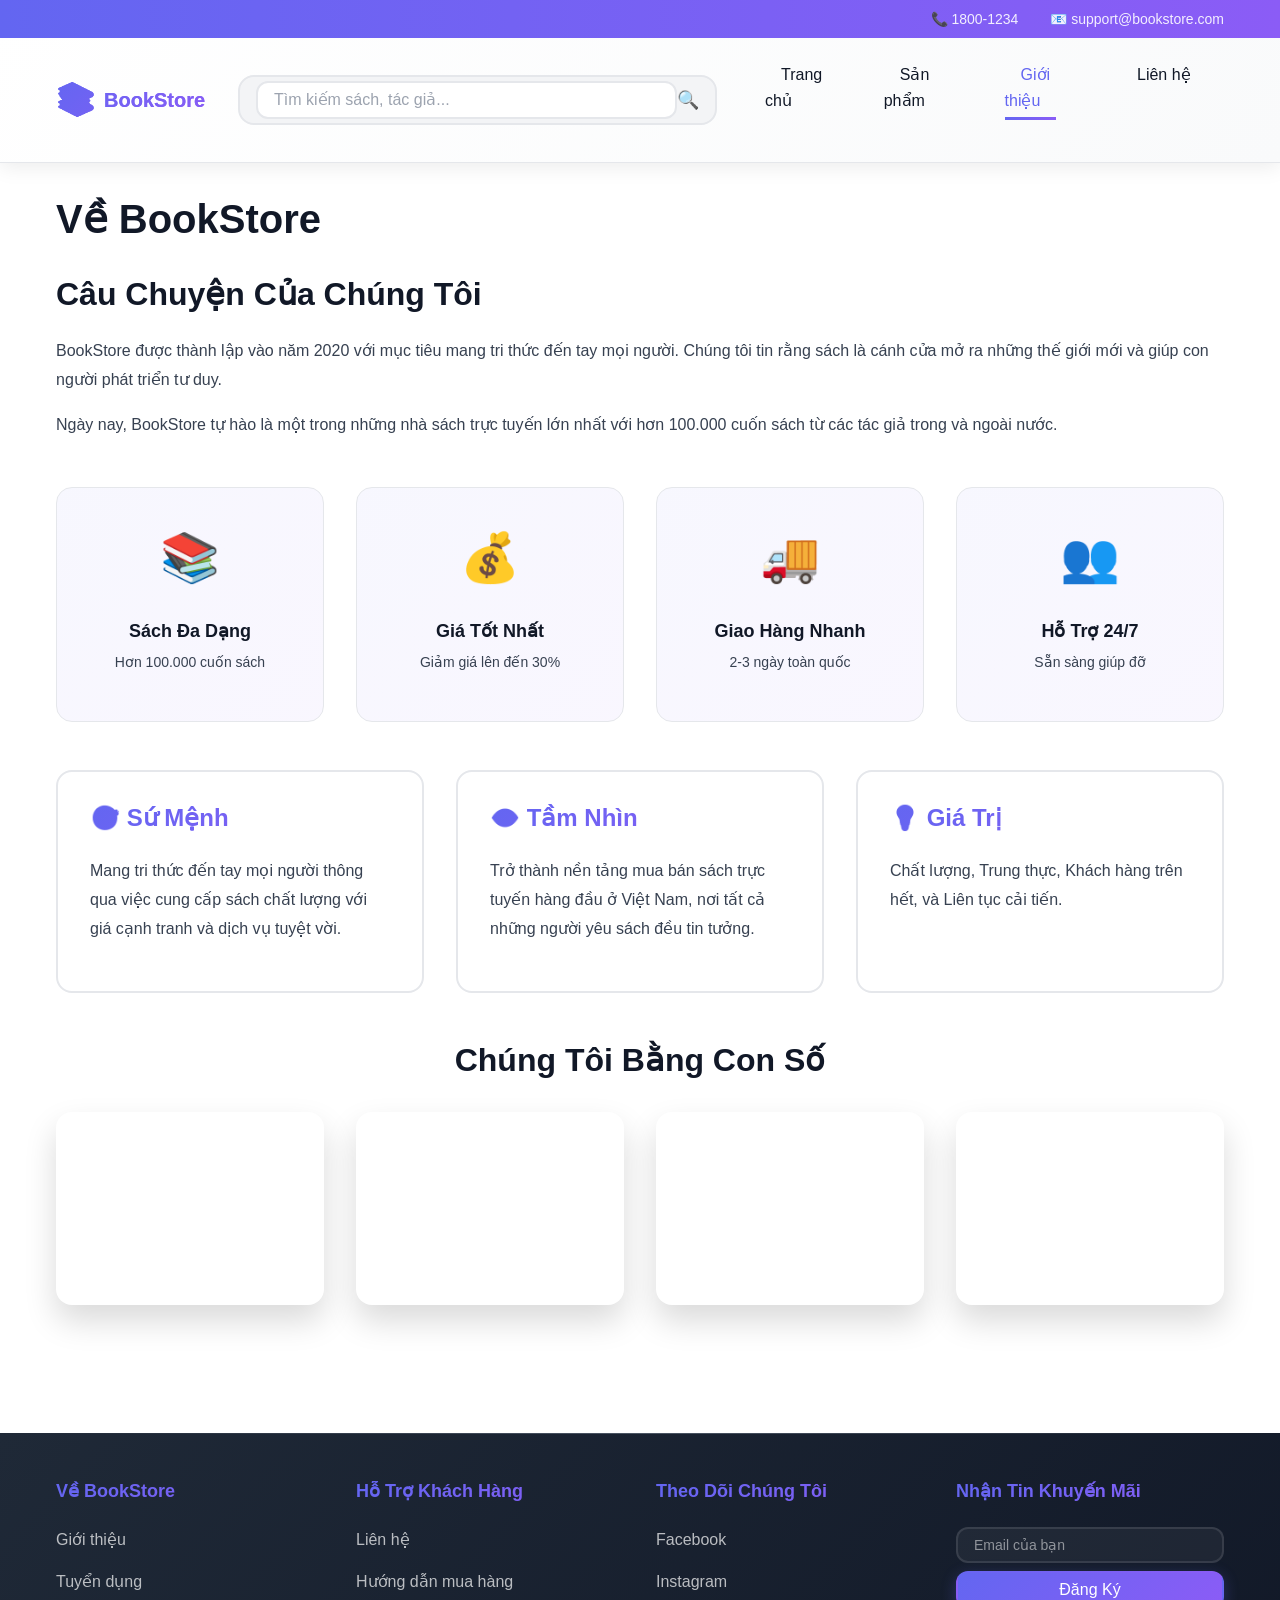
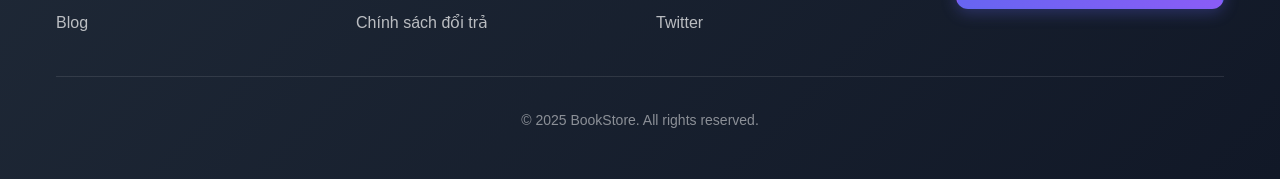
<file: src/main/webapp/templatehtmlcssjs/about.html>
<!DOCTYPE html>
<html lang="vi">
<head>
    <meta charset="UTF-8">
    <meta name="viewport" content="width=device-width, initial-scale=1.0">
    <meta name="description" content="Về BookStore - Giới thiệu">
    <title>Về BookStore - Giới Thiệu</title>
    
    <link rel="stylesheet" href="css/main.css">
    <link rel="stylesheet" href="css/components.css">
    <link rel="stylesheet" href="css/header.css">
    <link rel="stylesheet" href="css/footer.css">
    <link rel="stylesheet" href="css/carousel.css">
    <link rel="stylesheet" href="css/pages.css">
    <link rel="stylesheet" href="css/responsive.css">
</head>
<body>
    <!-- Header & Navigation -->
    <header class="header">
        <div class="header-top">
            <div class="container">
                <div class="header-info">
                    <span class="header-phone">📞 1800-1234</span>
                    <span class="header-email">📧 support@bookstore.com</span>
                </div>
            </div>
        </div>
        
        <nav class="navbar">
            <div class="container nav-container">
                <div class="logo">
                    <a href="index.html">
                        <span class="logo-icon">📚</span>
                        <span class="logo-text">BookStore</span>
                    </a>
                </div>
                
                <div class="search-bar">
                    <input type="text" id="header-search" placeholder="Tìm kiếm sách, tác giả..." class="search-input">
                    <button class="search-btn">🔍</button>
                </div>
                
                <div class="nav-menu">
                    <ul class="nav-links">
                        <li><a href="index.html">Trang chủ</a></li>
                        <li><a href="products.html">Sản phẩm</a></li>
                        <li><a href="about.html" class="active">Giới thiệu</a></li>
                        <li><a href="contact.html">Liên hệ</a></li>
                    </ul>
                </div>
                
                <div class="nav-actions">
                    <button class="icon-btn" id="menu-toggle">☰</button>
                    <a href="cart.html" class="cart-link">
                        <span class="cart-icon">🛒</span>
                        <span class="cart-badge" id="cart-count">0</span>
                    </a>
                </div>
            </div>
        </nav>
    </header>

    <!-- Main Content -->
    <main class="main">
        <div class="container">
            <h1 class="page-title">Về BookStore</h1>

            <!-- About Section -->
            <section class="about-section">
                <div class="about-intro">
                    <h2>Câu Chuyện Của Chúng Tôi</h2>
                    <p>BookStore được thành lập vào năm 2020 với mục tiêu mang tri thức đến tay mọi người. Chúng tôi tin rằng sách là cánh cửa mở ra những thế giới mới và giúp con người phát triển tư duy.</p>
                    <p>Ngày nay, BookStore tự hào là một trong những nhà sách trực tuyến lớn nhất với hơn 100.000 cuốn sách từ các tác giả trong và ngoài nước.</p>
                </div>

                <div class="about-highlights">
                    <div class="highlight-card">
                        <div class="highlight-icon">📚</div>
                        <h3>Sách Đa Dạng</h3>
                        <p>Hơn 100.000 cuốn sách</p>
                    </div>
                    <div class="highlight-card">
                        <div class="highlight-icon">💰</div>
                        <h3>Giá Tốt Nhất</h3>
                        <p>Giảm giá lên đến 30%</p>
                    </div>
                    <div class="highlight-card">
                        <div class="highlight-icon">🚚</div>
                        <h3>Giao Hàng Nhanh</h3>
                        <p>2-3 ngày toàn quốc</p>
                    </div>
                    <div class="highlight-card">
                        <div class="highlight-icon">👥</div>
                        <h3>Hỗ Trợ 24/7</h3>
                        <p>Sẵn sàng giúp đỡ</p>
                    </div>
                </div>
            </section>

            <!-- Mission & Vision Section -->
            <section class="mission-vision">
                <div class="mission-card">
                    <h2>🎯 Sứ Mệnh</h2>
                    <p>Mang tri thức đến tay mọi người thông qua việc cung cấp sách chất lượng với giá cạnh tranh và dịch vụ tuyệt vời.</p>
                </div>

                <div class="mission-card">
                    <h2>👁️ Tầm Nhìn</h2>
                    <p>Trở thành nền tảng mua bán sách trực tuyến hàng đầu ở Việt Nam, nơi tất cả những người yêu sách đều tin tưởng.</p>
                </div>

                <div class="mission-card">
                    <h2>💡 Giá Trị</h2>
                    <p>Chất lượng, Trung thực, Khách hàng trên hết, và Liên tục cải tiến.</p>
                </div>
            </section>

            <!-- Stats Section -->
            <section class="stats-section">
                <h2 style="text-align: center; margin-bottom: 32px;">Chúng Tôi Bằng Con Số</h2>
                <div class="stats-grid">
                    <div class="stat-card">
                        <div class="stat-number">100K+</div>
                        <div class="stat-label">Cuốn Sách</div>
                    </div>
                    <div class="stat-card">
                        <div class="stat-number">50K+</div>
                        <div class="stat-label">Khách Hàng Hài Lòng</div>
                    </div>
                    <div class="stat-card">
                        <div class="stat-number">100K+</div>
                        <div class="stat-label">Đơn Hàng Thành Công</div>
                    </div>
                    <div class="stat-card">
                        <div class="stat-number">4.8★</div>
                        <div class="stat-label">Đánh Giá Trung Bình</div>
                    </div>
                </div>
            </section>
        </div>
    </main>

    <!-- Footer -->
    <footer class="footer">
        <div class="container">
            <div class="footer-content">
                <div class="footer-section">
                    <h4>Về BookStore</h4>
                    <ul>
                        <li><a href="about.html">Giới thiệu</a></li>
                        <li><a href="#">Tuyển dụng</a></li>
                        <li><a href="#">Blog</a></li>
                    </ul>
                </div>
                
                <div class="footer-section">
                    <h4>Hỗ Trợ Khách Hàng</h4>
                    <ul>
                        <li><a href="contact.html">Liên hệ</a></li>
                        <li><a href="#">Hướng dẫn mua hàng</a></li>
                        <li><a href="#">Chính sách đổi trả</a></li>
                    </ul>
                </div>
                
                <div class="footer-section">
                    <h4>Theo Dõi Chúng Tôi</h4>
                    <ul>
                        <li><a href="#">Facebook</a></li>
                        <li><a href="#">Instagram</a></li>
                        <li><a href="#">Twitter</a></li>
                    </ul>
                </div>
                
                <div class="footer-section">
                    <h4>Nhận Tin Khuyến Mãi</h4>
                    <form class="newsletter-form">
                        <input type="email" placeholder="Email của bạn" required>
                        <button type="submit" class="btn btn-primary">Đăng Ký</button>
                    </form>
                </div>
            </div>
            
            <div class="footer-bottom">
                <p>&copy; 2025 BookStore. All rights reserved.</p>
            </div>
        </div>
    </footer>

    <!-- Scripts -->
    <script src="js/config.js"></script>
    <script src="js/data.js"></script>
    <script src="js/utils.js"></script>
    <script src="js/api.js"></script>
    <script src="js/cart.js"></script>
    <script src="js/carousel.js"></script>
    <script src="js/search.js"></script>
    <script src="js/filter.js"></script>
    <script src="js/pagination.js"></script>
    <script src="js/main.js"></script>
</body>
</html>
</file>
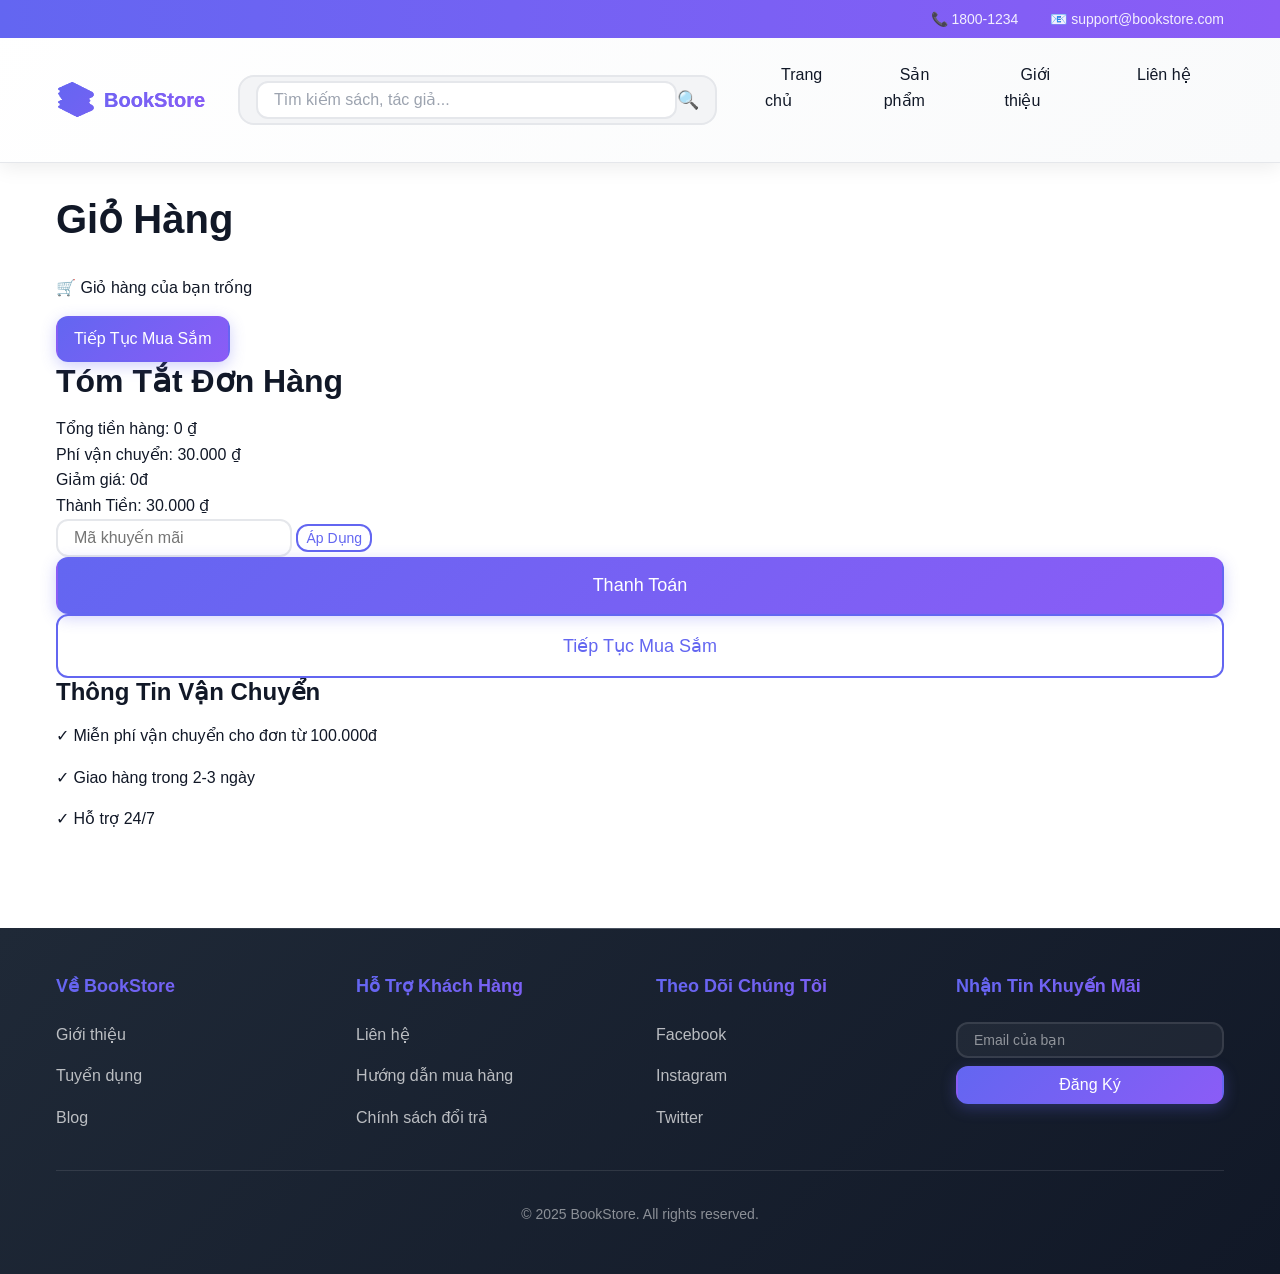
<file: src/main/webapp/templatehtmlcssjs/cart.html>
<!DOCTYPE html>
<html lang="vi">
<head>
    <meta charset="UTF-8">
    <meta name="viewport" content="width=device-width, initial-scale=1.0">
    <meta name="description" content="Giỏ hàng - BookStore">
    <title>Giỏ Hàng - BookStore</title>
    
    <link rel="stylesheet" href="css/main.css">
    <link rel="stylesheet" href="css/components.css">
    <link rel="stylesheet" href="css/header.css">
    <link rel="stylesheet" href="css/footer.css">
    <link rel="stylesheet" href="css/responsive.css">
</head>
<body>
    <!-- Header & Navigation -->
    <header class="header">
        <div class="header-top">
            <div class="container">
                <div class="header-info">
                    <span class="header-phone">📞 1800-1234</span>
                    <span class="header-email">📧 support@bookstore.com</span>
                </div>
            </div>
        </div>
        
        <nav class="navbar">
            <div class="container nav-container">
                <div class="logo">
                    <a href="index.html">
                        <span class="logo-icon">📚</span>
                        <span class="logo-text">BookStore</span>
                    </a>
                </div>
                
                <div class="search-bar">
                    <input type="text" id="header-search" placeholder="Tìm kiếm sách, tác giả..." class="search-input">
                    <button class="search-btn">🔍</button>
                </div>
                
                <div class="nav-menu">
                    <ul class="nav-links">
                        <li><a href="index.html">Trang chủ</a></li>
                        <li><a href="products.html">Sản phẩm</a></li>
                        <li><a href="about.html">Giới thiệu</a></li>
                        <li><a href="contact.html">Liên hệ</a></li>
                    </ul>
                </div>
                
                <div class="nav-actions">
                    <button class="icon-btn" id="menu-toggle">☰</button>
                    <a href="cart.html" class="cart-link">
                        <span class="cart-icon">🛒</span>
                        <span class="cart-badge" id="cart-count">0</span>
                    </a>
                </div>
            </div>
        </nav>
    </header>

    <!-- Main Content -->
    <main class="main">
        <div class="container">
            <h1 class="page-title">Giỏ Hàng</h1>

            <div class="cart-wrapper">
                <!-- Cart Items -->
                <div class="cart-items-section">
                    <div id="empty-cart" class="empty-cart">
                        <p>🛒 Giỏ hàng của bạn trống</p>
                        <a href="products.html" class="btn btn-primary">Tiếp Tục Mua Sắm</a>
                    </div>

                    <div id="cart-items" class="cart-items">
                        <!-- Populate by JS -->
                    </div>
                </div>

                <!-- Cart Summary -->
                <aside class="cart-summary">
                    <div class="summary-card">
                        <h2>Tóm Tắt Đơn Hàng</h2>
                        
                        <div class="summary-row">
                            <span>Tổng tiền hàng:</span>
                            <span id="subtotal">0đ</span>
                        </div>

                        <div class="summary-row">
                            <span>Phí vận chuyển:</span>
                            <span id="shipping-fee">0đ</span>
                        </div>

                        <div class="summary-row">
                            <span>Giảm giá:</span>
                            <span id="discount" class="discount-amount">0đ</span>
                        </div>

                        <div class="summary-row summary-total">
                            <span>Thành Tiền:</span>
                            <span id="total">0đ</span>
                        </div>

                        <div class="coupon-section">
                            <input type="text" id="coupon-input" placeholder="Mã khuyến mãi" class="coupon-input">
                            <button class="btn btn-sm btn-outline" id="apply-coupon">Áp Dụng</button>
                        </div>

                        <button class="btn btn-primary btn-lg" id="checkout-btn">
                            Thanh Toán
                        </button>

                        <a href="products.html" class="btn btn-outline btn-lg">
                            Tiếp Tục Mua Sắm
                        </a>
                    </div>

                    <!-- Shipping Info -->
                    <div class="info-card">
                        <h3>Thông Tin Vận Chuyển</h3>
                        <p>✓ Miễn phí vận chuyển cho đơn từ 100.000đ</p>
                        <p>✓ Giao hàng trong 2-3 ngày</p>
                        <p>✓ Hỗ trợ 24/7</p>
                    </div>
                </aside>
            </div>
        </div>
    </main>

    <!-- Footer -->
    <footer class="footer">
        <div class="container">
            <div class="footer-content">
                <div class="footer-section">
                    <h4>Về BookStore</h4>
                    <ul>
                        <li><a href="about.html">Giới thiệu</a></li>
                        <li><a href="#">Tuyển dụng</a></li>
                        <li><a href="#">Blog</a></li>
                    </ul>
                </div>
                
                <div class="footer-section">
                    <h4>Hỗ Trợ Khách Hàng</h4>
                    <ul>
                        <li><a href="contact.html">Liên hệ</a></li>
                        <li><a href="#">Hướng dẫn mua hàng</a></li>
                        <li><a href="#">Chính sách đổi trả</a></li>
                    </ul>
                </div>
                
                <div class="footer-section">
                    <h4>Theo Dõi Chúng Tôi</h4>
                    <ul>
                        <li><a href="#">Facebook</a></li>
                        <li><a href="#">Instagram</a></li>
                        <li><a href="#">Twitter</a></li>
                    </ul>
                </div>
                
                <div class="footer-section">
                    <h4>Nhận Tin Khuyến Mãi</h4>
                    <form class="newsletter-form">
                        <input type="email" placeholder="Email của bạn" required>
                        <button type="submit" class="btn btn-primary">Đăng Ký</button>
                    </form>
                </div>
            </div>
            
            <div class="footer-bottom">
                <p>&copy; 2025 BookStore. All rights reserved.</p>
            </div>
        </div>
    </footer>

    <!-- Scripts -->
    <script src="js/config.js"></script>
    <script src="js/data.js"></script>
    <script src="js/utils.js"></script>
    <script src="js/api.js"></script>
    <script src="js/cart.js"></script>
    <script src="js/main.js"></script>
</body>
</html>
</file>
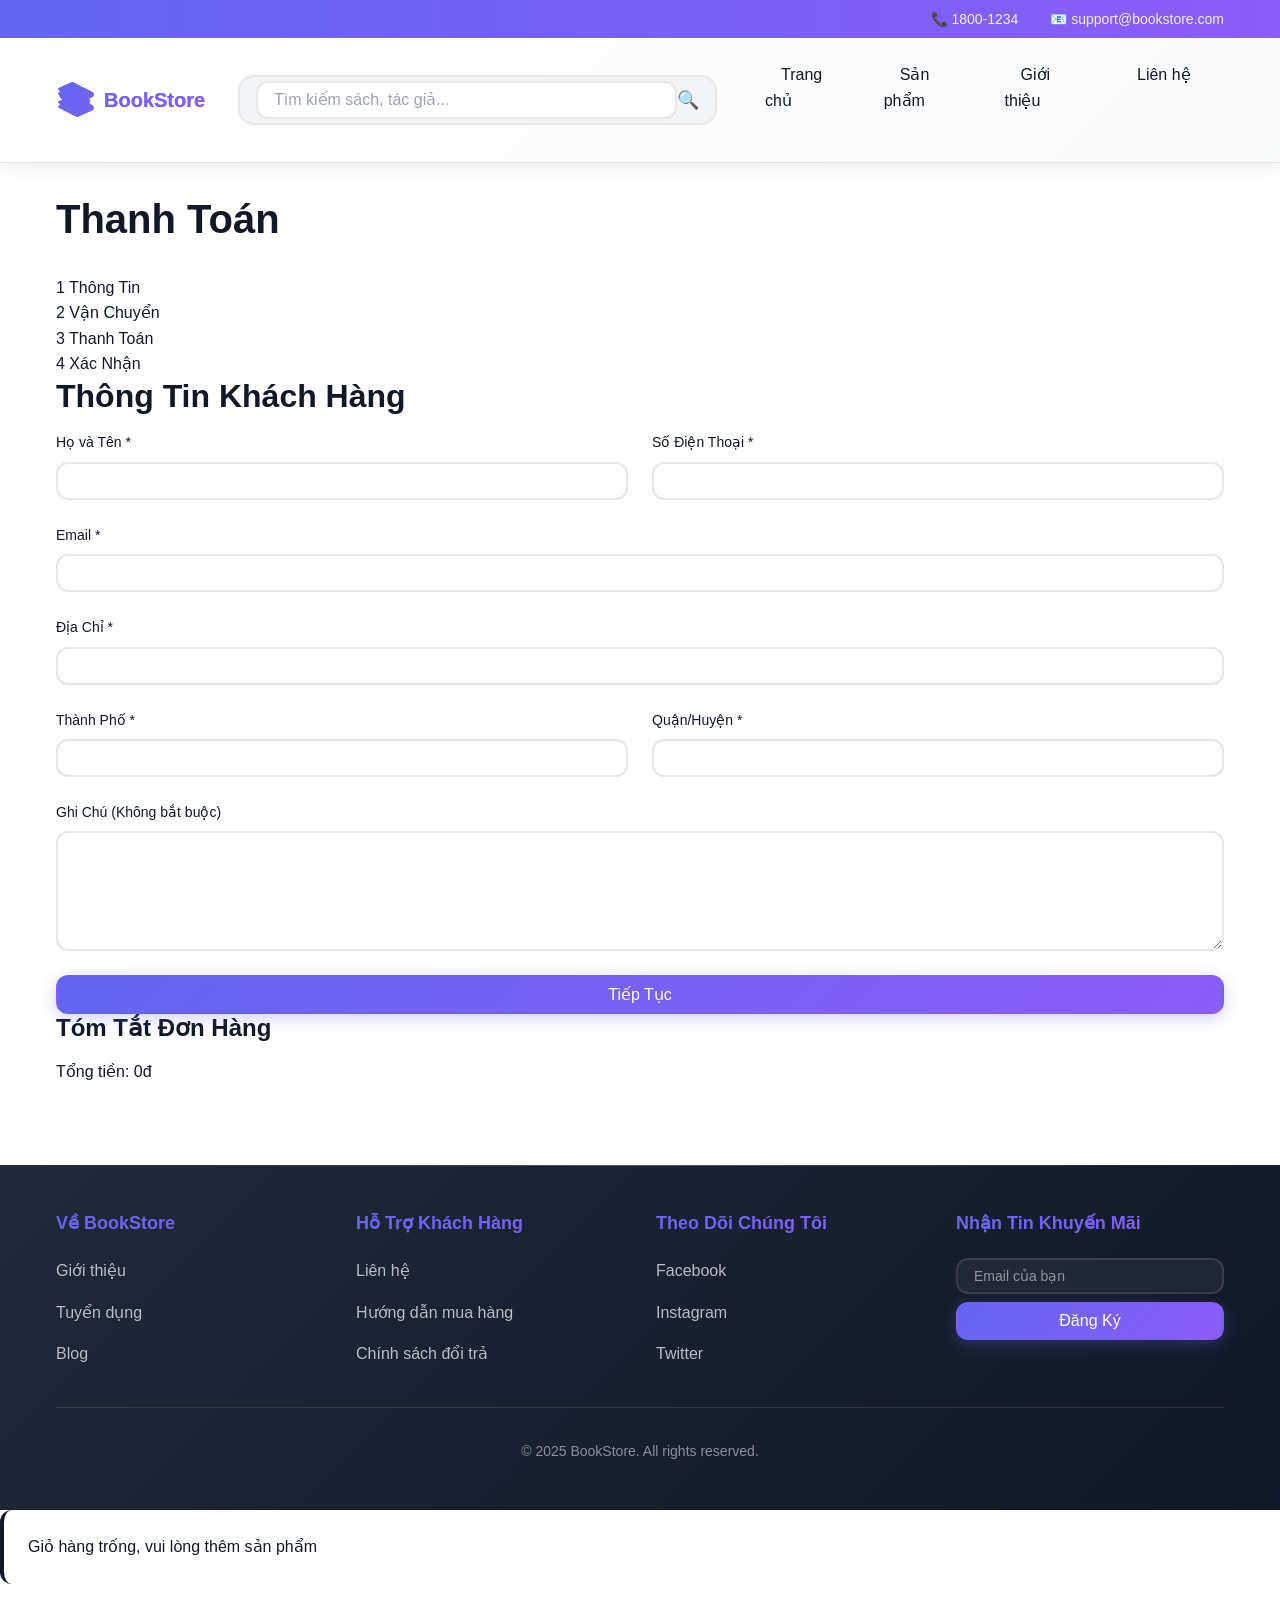
<file: src/main/webapp/templatehtmlcssjs/checkout.html>
<!DOCTYPE html>
<html lang="vi">
<head>
    <meta charset="UTF-8">
    <meta name="viewport" content="width=device-width, initial-scale=1.0">
    <meta name="description" content="Thanh toán - BookStore">
    <title>Thanh Toán - BookStore</title>
    
    <link rel="stylesheet" href="css/main.css">
    <link rel="stylesheet" href="css/components.css">
    <link rel="stylesheet" href="css/header.css">
    <link rel="stylesheet" href="css/footer.css">
    <link rel="stylesheet" href="css/responsive.css">
</head>
<body>
    <!-- Header & Navigation -->
    <header class="header">
        <div class="header-top">
            <div class="container">
                <div class="header-info">
                    <span class="header-phone">📞 1800-1234</span>
                    <span class="header-email">📧 support@bookstore.com</span>
                </div>
            </div>
        </div>
        
        <nav class="navbar">
            <div class="container nav-container">
                <div class="logo">
                    <a href="index.html">
                        <span class="logo-icon">📚</span>
                        <span class="logo-text">BookStore</span>
                    </a>
                </div>
                
                <div class="search-bar">
                    <input type="text" id="header-search" placeholder="Tìm kiếm sách, tác giả..." class="search-input">
                    <button class="search-btn">🔍</button>
                </div>
                
                <div class="nav-menu">
                    <ul class="nav-links">
                        <li><a href="index.html">Trang chủ</a></li>
                        <li><a href="products.html">Sản phẩm</a></li>
                        <li><a href="about.html">Giới thiệu</a></li>
                        <li><a href="contact.html">Liên hệ</a></li>
                    </ul>
                </div>
                
                <div class="nav-actions">
                    <button class="icon-btn" id="menu-toggle">☰</button>
                    <a href="cart.html" class="cart-link">
                        <span class="cart-icon">🛒</span>
                        <span class="cart-badge" id="cart-count">0</span>
                    </a>
                </div>
            </div>
        </nav>
    </header>

    <!-- Main Content -->
    <main class="main">
        <div class="container">
            <h1 class="page-title">Thanh Toán</h1>

            <!-- Checkout Steps -->
            <div class="checkout-steps">
                <div class="step active">
                    <span class="step-number">1</span>
                    <span class="step-label">Thông Tin</span>
                </div>
                <div class="step">
                    <span class="step-number">2</span>
                    <span class="step-label">Vận Chuyển</span>
                </div>
                <div class="step">
                    <span class="step-number">3</span>
                    <span class="step-label">Thanh Toán</span>
                </div>
                <div class="step">
                    <span class="step-number">4</span>
                    <span class="step-label">Xác Nhận</span>
                </div>
            </div>

            <div class="checkout-wrapper">
                <!-- Checkout Form -->
                <div class="checkout-form">
                    <!-- Step 1: Customer Info -->
                    <section class="checkout-section" id="step-1">
                        <h2>Thông Tin Khách Hàng</h2>
                        <form id="customer-form" class="form">
                            <div class="form-row">
                                <div class="form-group">
                                    <label for="fullname">Họ và Tên *</label>
                                    <input type="text" id="fullname" name="fullname" required class="form-input">
                                </div>
                                <div class="form-group">
                                    <label for="phone">Số Điện Thoại *</label>
                                    <input type="tel" id="phone" name="phone" required class="form-input">
                                </div>
                            </div>

                            <div class="form-group">
                                <label for="email">Email *</label>
                                <input type="email" id="email" name="email" required class="form-input">
                            </div>

                            <div class="form-group">
                                <label for="address">Địa Chỉ *</label>
                                <input type="text" id="address" name="address" required class="form-input">
                            </div>

                            <div class="form-row">
                                <div class="form-group">
                                    <label for="city">Thành Phố *</label>
                                    <input type="text" id="city" name="city" required class="form-input">
                                </div>
                                <div class="form-group">
                                    <label for="district">Quận/Huyện *</label>
                                    <input type="text" id="district" name="district" required class="form-input">
                                </div>
                            </div>

                            <div class="form-group">
                                <label for="notes">Ghi Chú (Không bắt buộc)</label>
                                <textarea id="notes" name="notes" rows="4" class="form-input"></textarea>
                            </div>

                            <button type="button" class="btn btn-primary" id="next-step-1">Tiếp Tục</button>
                        </form>
                    </section>

                    <!-- Step 2: Shipping -->
                    <section class="checkout-section" id="step-2" style="display:none;">
                        <h2>Phương Thức Vận Chuyển</h2>
                        <form id="shipping-form" class="form">
                            <div class="radio-group">
                                <label class="radio-option">
                                    <input type="radio" name="shipping" value="standard" checked>
                                    <span class="radio-label">
                                        <strong>Vận Chuyển Tiêu Chuẩn</strong> - 3-5 ngày (Miễn phí)
                                    </span>
                                </label>
                            </div>

                            <div class="radio-group">
                                <label class="radio-option">
                                    <input type="radio" name="shipping" value="express">
                                    <span class="radio-label">
                                        <strong>Vận Chuyển Nhanh</strong> - 1-2 ngày (50.000đ)
                                    </span>
                                </label>
                            </div>

                            <div class="radio-group">
                                <label class="radio-option">
                                    <input type="radio" name="shipping" value="overnight">
                                    <span class="radio-label">
                                        <strong>Vận Chuyển Qua Đêm</strong> - Hôm sau (100.000đ)
                                    </span>
                                </label>
                            </div>

                            <div class="form-buttons">
                                <button type="button" class="btn btn-outline" id="back-step-2">Quay Lại</button>
                                <button type="button" class="btn btn-primary" id="next-step-2">Tiếp Tục</button>
                            </div>
                        </form>
                    </section>

                    <!-- Step 3: Payment -->
                    <section class="checkout-section" id="step-3" style="display:none;">
                        <h2>Phương Thức Thanh Toán</h2>
                        <form id="payment-form" class="form">
                            <div class="radio-group">
                                <label class="radio-option">
                                    <input type="radio" name="payment" value="cod" checked>
                                    <span class="radio-label">
                                        <strong>Thanh Toán Khi Nhận Hàng</strong> (COD)
                                    </span>
                                </label>
                            </div>

                            <div class="radio-group">
                                <label class="radio-option">
                                    <input type="radio" name="payment" value="transfer">
                                    <span class="radio-label">
                                        <strong>Chuyển Khoản Ngân Hàng</strong>
                                    </span>
                                </label>
                            </div>

                            <div class="radio-group">
                                <label class="radio-option">
                                    <input type="radio" name="payment" value="card">
                                    <span class="radio-label">
                                        <strong>Thẻ Tín Dụng / Debit</strong>
                                    </span>
                                </label>
                            </div>

                            <div id="card-details" style="display:none;">
                                <div class="form-group">
                                    <label for="card-number">Số Thẻ</label>
                                    <input type="text" id="card-number" placeholder="1234 5678 9012 3456" class="form-input">
                                </div>
                                <div class="form-row">
                                    <div class="form-group">
                                        <label for="card-expiry">Ngày Hết Hạn</label>
                                        <input type="text" id="card-expiry" placeholder="MM/YY" class="form-input">
                                    </div>
                                    <div class="form-group">
                                        <label for="card-cvv">CVV</label>
                                        <input type="text" id="card-cvv" placeholder="123" class="form-input">
                                    </div>
                                </div>
                            </div>

                            <div class="form-buttons">
                                <button type="button" class="btn btn-outline" id="back-step-3">Quay Lại</button>
                                <button type="button" class="btn btn-primary" id="next-step-3">Tiếp Tục</button>
                            </div>
                        </form>
                    </section>

                    <!-- Step 4: Confirmation -->
                    <section class="checkout-section" id="step-4" style="display:none;">
                        <h2>Xác Nhận Đơn Hàng</h2>
                        <div class="order-summary" id="order-summary">
                            <!-- Populate by JS -->
                        </div>

                        <div class="form-buttons">
                            <button type="button" class="btn btn-outline" id="back-step-4">Quay Lại</button>
                            <button type="button" class="btn btn-primary btn-lg" id="place-order">Đặt Hàng</button>
                        </div>
                    </section>
                </div>

                <!-- Order Summary Sidebar -->
                <aside class="checkout-summary">
                    <div class="summary-card">
                        <h3>Tóm Tắt Đơn Hàng</h3>
                        <div id="checkout-items" class="order-items">
                            <!-- Populate by JS -->
                        </div>

                        <div class="summary-row">
                            <span>Tổng tiền:</span>
                            <span id="checkout-total">0đ</span>
                        </div>
                    </div>
                </aside>
            </div>
        </div>
    </main>

    <!-- Footer -->
    <footer class="footer">
        <div class="container">
            <div class="footer-content">
                <div class="footer-section">
                    <h4>Về BookStore</h4>
                    <ul>
                        <li><a href="about.html">Giới thiệu</a></li>
                        <li><a href="#">Tuyển dụng</a></li>
                        <li><a href="#">Blog</a></li>
                    </ul>
                </div>
                
                <div class="footer-section">
                    <h4>Hỗ Trợ Khách Hàng</h4>
                    <ul>
                        <li><a href="contact.html">Liên hệ</a></li>
                        <li><a href="#">Hướng dẫn mua hàng</a></li>
                        <li><a href="#">Chính sách đổi trả</a></li>
                    </ul>
                </div>
                
                <div class="footer-section">
                    <h4>Theo Dõi Chúng Tôi</h4>
                    <ul>
                        <li><a href="#">Facebook</a></li>
                        <li><a href="#">Instagram</a></li>
                        <li><a href="#">Twitter</a></li>
                    </ul>
                </div>
                
                <div class="footer-section">
                    <h4>Nhận Tin Khuyến Mãi</h4>
                    <form class="newsletter-form">
                        <input type="email" placeholder="Email của bạn" required>
                        <button type="submit" class="btn btn-primary">Đăng Ký</button>
                    </form>
                </div>
            </div>
            
            <div class="footer-bottom">
                <p>&copy; 2025 BookStore. All rights reserved.</p>
            </div>
        </div>
    </footer>

    <!-- Scripts -->
    <script src="js/config.js"></script>
    <script src="js/data.js"></script>
    <script src="js/utils.js"></script>
    <script src="js/api.js"></script>
    <script src="js/cart.js"></script>
    <script src="js/main.js"></script>
</body>
</html>
</file>
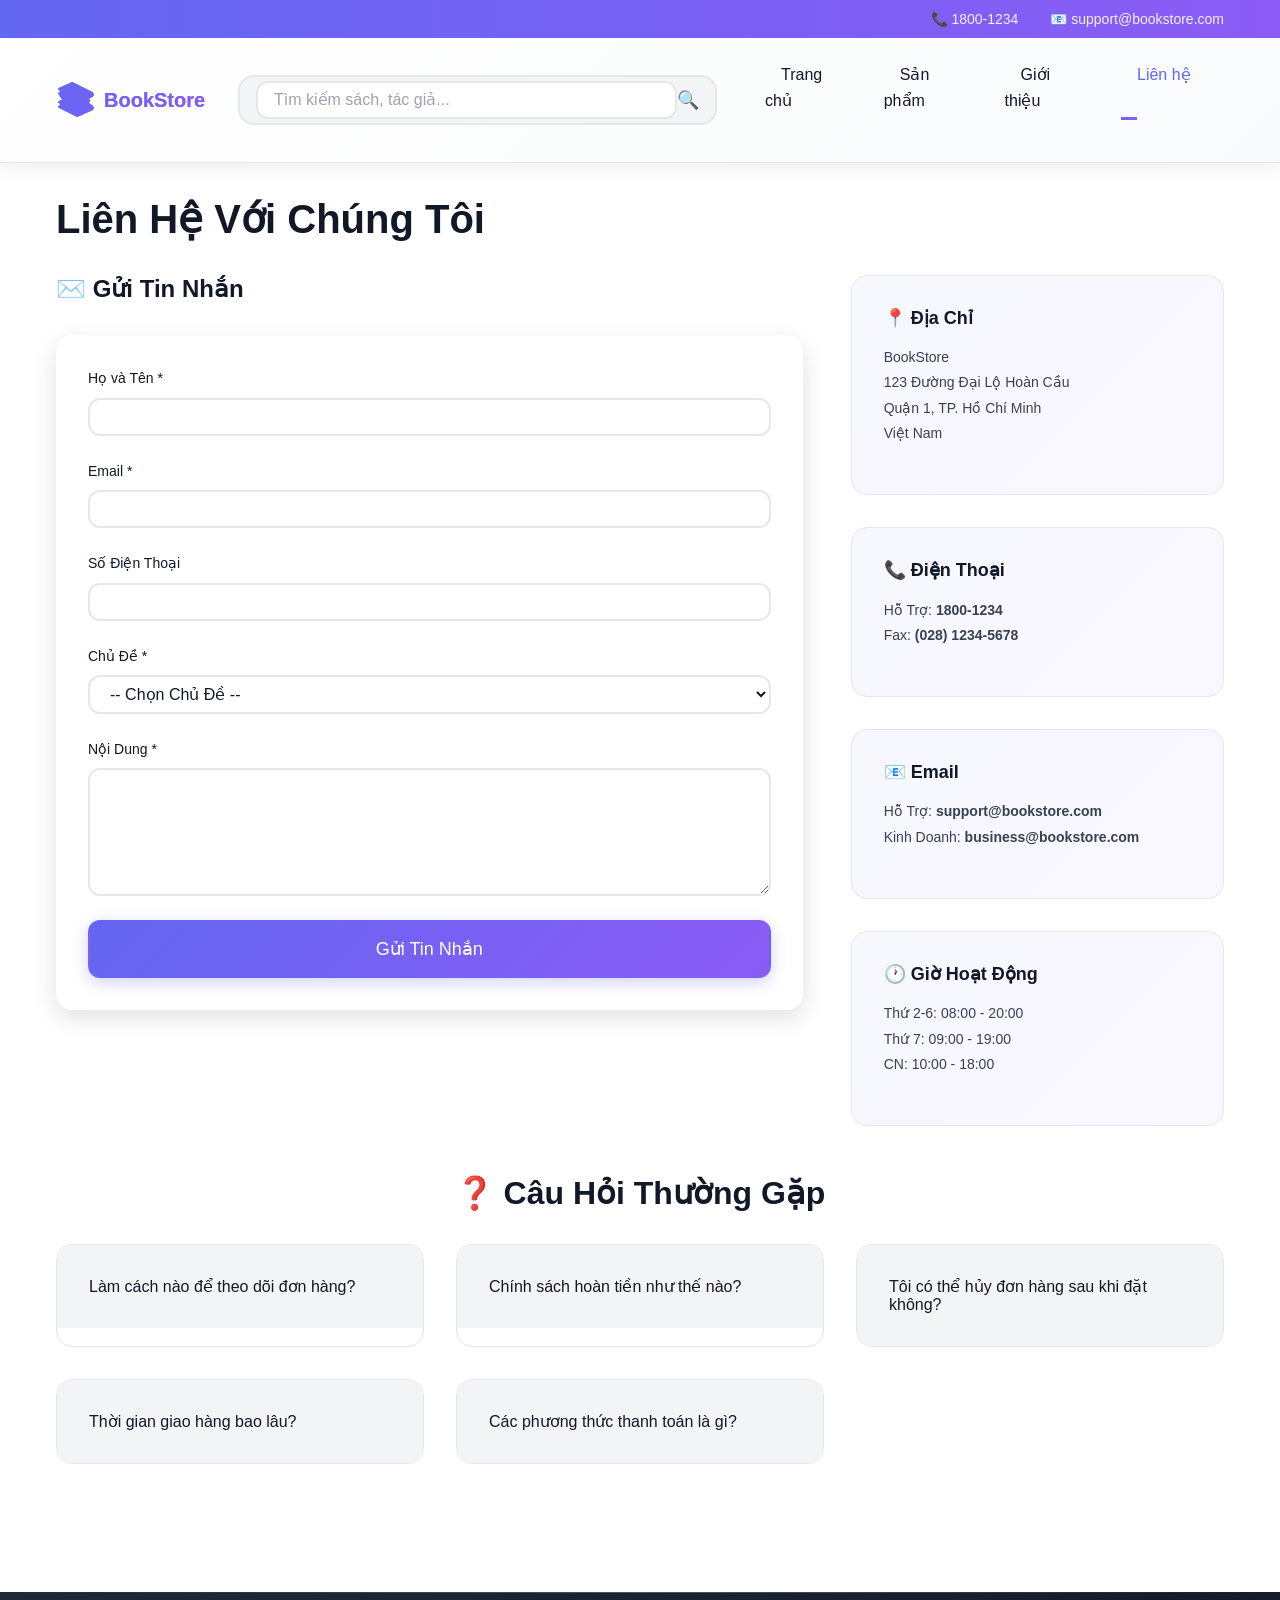
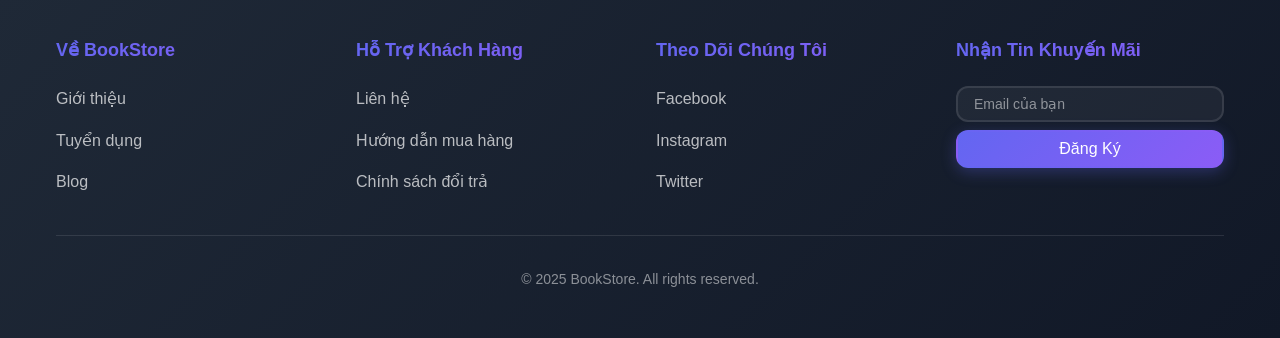
<file: src/main/webapp/templatehtmlcssjs/contact.html>
<!DOCTYPE html>
<html lang="vi">
<head>
    <meta charset="UTF-8">
    <meta name="viewport" content="width=device-width, initial-scale=1.0">
    <meta name="description" content="Liên hệ - BookStore">
    <title>Liên Hệ - BookStore</title>
    
    <link rel="stylesheet" href="css/main.css">
    <link rel="stylesheet" href="css/components.css">
    <link rel="stylesheet" href="css/header.css">
    <link rel="stylesheet" href="css/footer.css">
    <link rel="stylesheet" href="css/carousel.css">
    <link rel="stylesheet" href="css/pages.css">
    <link rel="stylesheet" href="css/responsive.css">
</head>
<body>
    <!-- Header & Navigation -->
    <header class="header">
        <div class="header-top">
            <div class="container">
                <div class="header-info">
                    <span class="header-phone">📞 1800-1234</span>
                    <span class="header-email">📧 support@bookstore.com</span>
                </div>
            </div>
        </div>
        
        <nav class="navbar">
            <div class="container nav-container">
                <div class="logo">
                    <a href="index.html">
                        <span class="logo-icon">📚</span>
                        <span class="logo-text">BookStore</span>
                    </a>
                </div>
                
                <div class="search-bar">
                    <input type="text" id="header-search" placeholder="Tìm kiếm sách, tác giả..." class="search-input">
                    <button class="search-btn">🔍</button>
                </div>
                
                <div class="nav-menu">
                    <ul class="nav-links">
                        <li><a href="index.html">Trang chủ</a></li>
                        <li><a href="products.html">Sản phẩm</a></li>
                        <li><a href="about.html">Giới thiệu</a></li>
                        <li><a href="contact.html" class="active">Liên hệ</a></li>
                    </ul>
                </div>
                
                <div class="nav-actions">
                    <button class="icon-btn" id="menu-toggle">☰</button>
                    <a href="cart.html" class="cart-link">
                        <span class="cart-icon">🛒</span>
                        <span class="cart-badge" id="cart-count">0</span>
                    </a>
                </div>
            </div>
        </nav>
    </header>

    <!-- Main Content -->
    <main class="main">
        <div class="container">
            <h1 class="page-title">Liên Hệ Với Chúng Tôi</h1>

            <div class="contact-wrapper">
                <!-- Contact Form -->
                <div class="contact-form-section">
                    <h2>✉️ Gửi Tin Nhắn</h2>
                    <form id="contact-form" class="form">
                        <div class="form-group">
                            <label for="contact-name">Họ và Tên *</label>
                            <input type="text" id="contact-name" name="name" required class="form-input">
                        </div>

                        <div class="form-group">
                            <label for="contact-email">Email *</label>
                            <input type="email" id="contact-email" name="email" required class="form-input">
                        </div>

                        <div class="form-group">
                            <label for="contact-phone">Số Điện Thoại</label>
                            <input type="tel" id="contact-phone" name="phone" class="form-input">
                        </div>

                        <div class="form-group">
                            <label for="contact-subject">Chủ Đề *</label>
                            <select id="contact-subject" name="subject" required class="form-input">
                                <option value="">-- Chọn Chủ Đề --</option>
                                <option value="general">Câu Hỏi Chung</option>
                                <option value="product">Về Sản Phẩm</option>
                                <option value="order">Về Đơn Hàng</option>
                                <option value="shipping">Về Vận Chuyển</option>
                                <option value="refund">Về Hoàn Tiền</option>
                                <option value="feedback">Phản Hồi</option>
                            </select>
                        </div>

                        <div class="form-group">
                            <label for="contact-message">Nội Dung *</label>
                            <textarea id="contact-message" name="message" rows="6" required class="form-input"></textarea>
                        </div>

                        <button type="submit" class="btn btn-primary btn-lg">Gửi Tin Nhắn</button>
                    </form>
                </div>

                <!-- Contact Info -->
                <aside class="contact-info">
                    <div class="info-card">
                        <h3>📍 Địa Chỉ</h3>
                        <p>BookStore<br>123 Đường Đại Lộ Hoàn Cầu<br>Quận 1, TP. Hồ Chí Minh<br>Việt Nam</p>
                    </div>

                    <div class="info-card">
                        <h3>📞 Điện Thoại</h3>
                        <p>Hỗ Trợ: <strong>1800-1234</strong><br>Fax: <strong>(028) 1234-5678</strong></p>
                    </div>

                    <div class="info-card">
                        <h3>📧 Email</h3>
                        <p>Hỗ Trợ: <strong>support@bookstore.com</strong><br>Kinh Doanh: <strong>business@bookstore.com</strong></p>
                    </div>

                    <div class="info-card">
                        <h3>🕐 Giờ Hoạt Động</h3>
                        <p>Thứ 2-6: 08:00 - 20:00<br>Thứ 7: 09:00 - 19:00<br>CN: 10:00 - 18:00</p>
                    </div>
                </aside>
            </div>

            <!-- FAQ Section -->
            <section class="faq-section">
                <h2 style="text-align: center; margin-bottom: 32px;">❓ Câu Hỏi Thường Gặp</h2>

                <div class="faq-items">
                    <div class="faq-item">
                        <button class="faq-question">Làm cách nào để theo dõi đơn hàng?</button>
                        <div class="faq-answer">
                            <p>Bạn có thể theo dõi đơn hàng bằng cách đăng nhập vào tài khoản và vào phần "Đơn Hàng Của Tôi". Số tracking sẽ được gửi qua email.</p>
                        </div>
                    </div>

                    <div class="faq-item">
                        <button class="faq-question">Chính sách hoàn tiền như thế nào?</button>
                        <div class="faq-answer">
                            <p>Chúng tôi cung cấp hoàn tiền hoàn toàn trong 30 ngày nếu bạn không hài lòng. Liên hệ với chúng tôi với hóa đơn đơn hàng.</p>
                        </div>
                    </div>

                    <div class="faq-item">
                        <button class="faq-question">Tôi có thể hủy đơn hàng sau khi đặt không?</button>
                        <div class="faq-answer">
                            <p>Có thể hủy nếu chưa được gửi. Vui lòng liên hệ trong vòng 2 giờ sau khi đặt hàng.</p>
                        </div>
                    </div>

                    <div class="faq-item">
                        <button class="faq-question">Thời gian giao hàng bao lâu?</button>
                        <div class="faq-answer">
                            <p>Giao hàng tiêu chuẩn 2-3 ngày. Chúng tôi cũng cung cấp giao hàng nhanh trong 1-2 ngày.</p>
                        </div>
                    </div>

                    <div class="faq-item">
                        <button class="faq-question">Các phương thức thanh toán là gì?</button>
                        <div class="faq-answer">
                            <p>Chúng tôi chấp nhận COD, chuyển khoản ngân hàng, và thẻ tín dụng. Thêm các phương thức khác đang phát triển.</p>
                        </div>
                    </div>
                </div>
            </section>
        </div>
    </main>

    <!-- Footer -->
    <footer class="footer">
        <div class="container">
            <div class="footer-content">
                <div class="footer-section">
                    <h4>Về BookStore</h4>
                    <ul>
                        <li><a href="about.html">Giới thiệu</a></li>
                        <li><a href="#">Tuyển dụng</a></li>
                        <li><a href="#">Blog</a></li>
                    </ul>
                </div>
                
                <div class="footer-section">
                    <h4>Hỗ Trợ Khách Hàng</h4>
                    <ul>
                        <li><a href="contact.html">Liên hệ</a></li>
                        <li><a href="#">Hướng dẫn mua hàng</a></li>
                        <li><a href="#">Chính sách đổi trả</a></li>
                    </ul>
                </div>
                
                <div class="footer-section">
                    <h4>Theo Dõi Chúng Tôi</h4>
                    <ul>
                        <li><a href="#">Facebook</a></li>
                        <li><a href="#">Instagram</a></li>
                        <li><a href="#">Twitter</a></li>
                    </ul>
                </div>
                
                <div class="footer-section">
                    <h4>Nhận Tin Khuyến Mãi</h4>
                    <form class="newsletter-form">
                        <input type="email" placeholder="Email của bạn" required>
                        <button type="submit" class="btn btn-primary">Đăng Ký</button>
                    </form>
                </div>
            </div>
            
            <div class="footer-bottom">
                <p>&copy; 2025 BookStore. All rights reserved.</p>
            </div>
        </div>
    </footer>

    <!-- Scripts -->
    <script src="js/config.js"></script>
    <script src="js/data.js"></script>
    <script src="js/utils.js"></script>
    <script src="js/api.js"></script>
    <script src="js/cart.js"></script>
    <script src="js/carousel.js"></script>
    <script src="js/search.js"></script>
    <script src="js/filter.js"></script>
    <script src="js/pagination.js"></script>
    <script src="js/main.js"></script>
</body>
</html>
</file>
<file: src/main/webapp/templatehtmlcssjs/css/main.css>
/* ==========================================
   CSS VARIABLES & DESIGN SYSTEM
   ========================================== */

:root {
    /* Colors - Premium Palette */
    --primary-color: #6366f1;
    --primary-light: #818cf8;
    --primary-dark: #4f46e5;
    --secondary-color: #ec4899;
    --tertiary-color: #06b6d4;
    
    --success-color: #10b981;
    --warning-color: #f59e0b;
    --danger-color: #ef4444;
    
    /* Neutral Colors */
    --bg-white: #ffffff;
    --bg-light: #f9fafb;
    --bg-lighter: #f3f4f6;
    --text-dark: #111827;
    --text-gray: #374151;
    --text-light: #9ca3af;
    --border-color: #e5e7eb;
    
    /* Gradients */
    --gradient-primary: linear-gradient(135deg, #6366f1 0%, #8b5cf6 100%);
    --gradient-secondary: linear-gradient(135deg, #ec4899 0%, #f43f5e 100%);
    --gradient-success: linear-gradient(135deg, #10b981 0%, #14b8a6 100%);
    
    /* Spacing System */
    --spacing-xs: 4px;
    --spacing-sm: 8px;
    --spacing-base: 16px;
    --spacing-md: 24px;
    --spacing-lg: 32px;
    --spacing-xl: 48px;
    
    /* Typography */
    --font-family: 'Segoe UI', Roboto, 'Helvetica Neue', sans-serif;
    --font-family-display: 'Segoe UI', -apple-system, BlinkMacSystemFont, sans-serif;
    --font-size-xs: 12px;
    --font-size-sm: 14px;
    --font-size-base: 16px;
    --font-size-lg: 18px;
    --font-size-xl: 20px;
    --font-size-2xl: 24px;
    --font-size-3xl: 32px;
    --font-size-4xl: 40px;
    
    --font-weight-normal: 400;
    --font-weight-medium: 500;
    --font-weight-semibold: 600;
    --font-weight-bold: 700;
    
    /* Border & Shadow */
    --border-radius-sm: 6px;
    --border-radius-base: 12px;
    --border-radius-lg: 16px;
    --border-radius-xl: 24px;
    
    --shadow-sm: 0 2px 4px rgba(0, 0, 0, 0.08);
    --shadow-base: 0 4px 12px rgba(0, 0, 0, 0.1);
    --shadow-md: 0 8px 24px rgba(0, 0, 0, 0.12);
    --shadow-lg: 0 16px 32px rgba(0, 0, 0, 0.15);
    --shadow-xl: 0 20px 40px rgba(0, 0, 0, 0.2);
    
    /* Transitions */
    --transition-fast: 150ms cubic-bezier(0.4, 0, 0.2, 1);
    --transition-base: 250ms cubic-bezier(0.4, 0, 0.2, 1);
    --transition-slow: 350ms cubic-bezier(0.4, 0, 0.2, 1);
    
    /* Z-index */
    --z-dropdown: 100;
    --z-sticky: 200;
    --z-fixed: 300;
    --z-modal-backdrop: 400;
    --z-modal: 500;
    --z-popover: 600;
    --z-tooltip: 700;
}

/* ==========================================
   RESET & BASE STYLES
   ========================================== */

* {
    margin: 0;
    padding: 0;
    box-sizing: border-box;
}

html {
    scroll-behavior: smooth;
}

body {
    font-family: var(--font-family);
    font-size: var(--font-size-base);
    line-height: 1.6;
    color: var(--text-dark);
    background-color: var(--bg-white);
}

/* ==========================================
   TYPOGRAPHY
   ========================================== */

h1, h2, h3, h4, h5, h6 {
    font-weight: var(--font-weight-bold);
    line-height: 1.2;
    margin-bottom: var(--spacing-base);
}

h1 {
    font-size: var(--font-size-4xl);
}

h2 {
    font-size: var(--font-size-3xl);
}

h3 {
    font-size: var(--font-size-2xl);
}

h4 {
    font-size: var(--font-size-xl);
}

h5 {
    font-size: var(--font-size-lg);
}

h6 {
    font-size: var(--font-size-base);
}

p {
    margin-bottom: var(--spacing-base);
}

a {
    color: var(--primary-color);
    text-decoration: none;
    transition: color var(--transition-fast);
}

a:hover {
    color: var(--primary-dark);
}

ul, ol {
    margin-left: var(--spacing-base);
    margin-bottom: var(--spacing-base);
}

li {
    margin-bottom: var(--spacing-sm);
}

/* ==========================================
   LAYOUT
   ========================================== */

.container {
    max-width: 1200px;
    margin: 0 auto;
    padding: 0 var(--spacing-base);
}

.main {
    min-height: calc(100vh - 200px);
    padding: var(--spacing-lg) 0;
}

/* ==========================================
   COMMON CLASSES
   ========================================== */

.section-title {
    font-size: var(--font-size-3xl);
    font-weight: var(--font-weight-bold);
    margin-bottom: var(--spacing-lg);
    text-align: center;
    color: var(--text-dark);
}

.section-subtitle {
    font-size: var(--font-size-lg);
    color: var(--text-gray);
    text-align: center;
    margin-bottom: var(--spacing-lg);
}

.page-title {
    font-size: var(--font-size-4xl);
    font-weight: var(--font-weight-bold);
    margin-bottom: var(--spacing-lg);
    color: var(--text-dark);
}

/* ==========================================
   UTILITY CLASSES
   ========================================== */

.flex {
    display: flex;
}

.flex-center {
    display: flex;
    align-items: center;
    justify-content: center;
}

.flex-between {
    display: flex;
    align-items: center;
    justify-content: space-between;
}

.grid {
    display: grid;
}

.text-center {
    text-align: center;
}

.text-right {
    text-align: right;
}

.mt-xs { margin-top: var(--spacing-xs); }
.mt-sm { margin-top: var(--spacing-sm); }
.mt-base { margin-top: var(--spacing-base); }
.mt-md { margin-top: var(--spacing-md); }
.mt-lg { margin-top: var(--spacing-lg); }

.mb-xs { margin-bottom: var(--spacing-xs); }
.mb-sm { margin-bottom: var(--spacing-sm); }
.mb-base { margin-bottom: var(--spacing-base); }
.mb-md { margin-bottom: var(--spacing-md); }
.mb-lg { margin-bottom: var(--spacing-lg); }

.p-xs { padding: var(--spacing-xs); }
.p-sm { padding: var(--spacing-sm); }
.p-base { padding: var(--spacing-base); }
.p-md { padding: var(--spacing-md); }
.p-lg { padding: var(--spacing-lg); }

/* ==========================================
   GRID LAYOUTS
   ========================================== */

.grid-2 {
    display: grid;
    grid-template-columns: repeat(2, 1fr);
    gap: var(--spacing-lg);
}

.grid-3 {
    display: grid;
    grid-template-columns: repeat(3, 1fr);
    gap: var(--spacing-lg);
}

.grid-4 {
    display: grid;
    grid-template-columns: repeat(4, 1fr);
    gap: var(--spacing-lg);
}

/* ==========================================
   DISPLAY UTILITIES
   ========================================== */

.hidden {
    display: none !important;
}

.visible {
    display: block !important;
}

.invisible {
    visibility: hidden;
}

.opacity-50 {
    opacity: 0.5;
}

.opacity-75 {
    opacity: 0.75;
}

/* ==========================================
   SCROLLBAR STYLING
   ========================================== */

::-webkit-scrollbar {
    width: 8px;
    height: 8px;
}

::-webkit-scrollbar-track {
    background: var(--bg-lighter);
}

::-webkit-scrollbar-thumb {
    background: var(--border-color);
    border-radius: var(--border-radius-base);
}

::-webkit-scrollbar-thumb:hover {
    background: var(--secondary-color);
}

/* ==========================================
   ANIMATIONS
   ========================================== */

@keyframes fadeIn {
    from {
        opacity: 0;
    }
    to {
        opacity: 1;
    }
}

@keyframes slideInUp {
    from {
        opacity: 0;
        transform: translateY(20px);
    }
    to {
        opacity: 1;
        transform: translateY(0);
    }
}

@keyframes slideInLeft {
    from {
        opacity: 0;
        transform: translateX(-20px);
    }
    to {
        opacity: 1;
        transform: translateX(0);
    }
}

@keyframes pulse {
    0%, 100% {
        opacity: 1;
    }
    50% {
        opacity: 0.5;
    }
}

@keyframes spin {
    from {
        transform: rotate(0deg);
    }
    to {
        transform: rotate(360deg);
    }
}
</file>
<file: src/main/webapp/templatehtmlcssjs/css/components.css>
/* ==========================================
   BUTTON STYLES - MODERN GRADIENT
   ========================================== */

.btn {
    display: inline-flex;
    align-items: center;
    justify-content: center;
    gap: var(--spacing-sm);
    padding: var(--spacing-sm) var(--spacing-base);
    font-size: var(--font-size-base);
    font-weight: var(--font-weight-medium);
    border: 2px solid transparent;
    border-radius: var(--border-radius-base);
    cursor: pointer;
    transition: all var(--transition-base);
    text-decoration: none;
    white-space: nowrap;
    user-select: none;
    position: relative;
    overflow: hidden;
}

.btn::before {
    content: '';
    position: absolute;
    top: 0;
    left: -100%;
    width: 100%;
    height: 100%;
    background: rgba(255, 255, 255, 0.1);
    transition: left var(--transition-base);
}

.btn:hover::before {
    left: 100%;
}

.btn:hover {
    transform: translateY(-2px);
    box-shadow: var(--shadow-lg);
}

.btn:active {
    transform: translateY(0);
}

/* Primary Button - Gradient */
.btn-primary {
    background: var(--gradient-primary);
    color: var(--bg-white);
    border-color: transparent;
    box-shadow: 0 4px 15px rgba(99, 102, 241, 0.3);
}

.btn-primary:hover {
    box-shadow: 0 8px 25px rgba(99, 102, 241, 0.4);
}

.btn-primary:disabled {
    background: #d1d5db;
    cursor: not-allowed;
    opacity: 0.6;
    box-shadow: none;
}

/* Secondary Button */
.btn-secondary {
    background: linear-gradient(135deg, #f3f4f6, #e5e7eb);
    color: var(--text-dark);
    border-color: var(--border-color);
}

.btn-secondary:hover {
    background: linear-gradient(135deg, #e5e7eb, #d1d5db);
}

/* Outline Button */
.btn-outline {
    background-color: transparent;
    color: var(--primary-color);
    border-color: var(--primary-color);
}

.btn-outline:hover {
    background: var(--gradient-primary);
    color: var(--bg-white);
    border-color: transparent;
}

/* Button Sizes */
.btn-sm {
    padding: var(--spacing-xs) var(--spacing-sm);
    font-size: var(--font-size-sm);
}

.btn-lg {
    padding: var(--spacing-base) var(--spacing-lg);
    font-size: var(--font-size-lg);
    width: 100%;
}

/* ==========================================
   CARD STYLES - PREMIUM SHADOW & HOVER
   ========================================== */

.card {
    background-color: var(--bg-white);
    border: 1px solid var(--border-color);
    border-radius: var(--border-radius-lg);
    padding: var(--spacing-md);
    box-shadow: var(--shadow-sm);
    transition: all var(--transition-base);
    backdrop-filter: blur(10px);
}

.card:hover {
    box-shadow: var(--shadow-lg);
    transform: translateY(-6px);
    border-color: var(--primary-color);
}

.card-header {
    margin-bottom: var(--spacing-md);
    padding-bottom: var(--spacing-md);
    border-bottom: 1px solid var(--border-color);
}

.card-body {
    margin-bottom: var(--spacing-md);
}

.card-footer {
    padding-top: var(--spacing-md);
    border-top: 1px solid var(--border-color);
}

/* ==========================================
   PRODUCT CARD - BEAUTIFUL DESIGN
   ========================================== */

.product-card {
    display: flex;
    flex-direction: column;
    height: 100%;
    cursor: pointer;
    position: relative;
    border-radius: var(--border-radius-lg);
    overflow: hidden;
    transition: all var(--transition-base);
    border: none;
    box-shadow: var(--shadow-sm);
    background: var(--bg-white);
}

.product-card:hover {
    transform: translateY(-8px);
    box-shadow: var(--shadow-xl);
}

.product-image {
    width: 100%;
    height: 280px;
    background: linear-gradient(135deg, #f3f4f6, #e5e7eb);
    border-radius: var(--border-radius-lg) var(--border-radius-lg) 0 0;
    overflow: hidden;
    margin-bottom: 0;
    position: relative;
}

.product-image img {
    width: 100%;
    height: 100%;
    object-fit: cover;
    transition: transform var(--transition-slow);
}

.product-card:hover .product-image img {
    transform: scale(1.08);
}

.product-badge {
    position: absolute;
    top: var(--spacing-base);
    right: var(--spacing-base);
    background: var(--gradient-secondary);
    color: var(--bg-white);
    padding: var(--spacing-sm) var(--spacing-base);
    border-radius: var(--border-radius-base);
    font-size: var(--font-size-sm);
    font-weight: var(--font-weight-bold);
    box-shadow: 0 4px 12px rgba(236, 72, 153, 0.3);
}

.product-info {
    padding: var(--spacing-md);
    display: flex;
    flex-direction: column;
    flex-grow: 1;
}

.product-name {
    font-size: var(--font-size-base);
    font-weight: var(--font-weight-semibold);
    color: var(--text-dark);
    margin-bottom: var(--spacing-sm);
    min-height: 40px;
    line-height: 1.4;
    display: -webkit-box;
    -webkit-line-clamp: 2;
    -webkit-box-orient: vertical;
    overflow: hidden;
}

.product-author {
    font-size: var(--font-size-sm);
    color: var(--text-light);
    margin-bottom: var(--spacing-sm);
}

.product-rating {
    display: flex;
    align-items: center;
    gap: var(--spacing-xs);
    margin-bottom: var(--spacing-md);
    font-size: var(--font-size-sm);
}

.product-price {
    display: flex;
    align-items: center;
    gap: var(--spacing-sm);
    margin-bottom: var(--spacing-md);
}

.product-original-price {
    text-decoration: line-through;
    color: var(--text-light);
    font-size: var(--font-size-sm);
}

.product-sale-price {
    font-size: var(--font-size-lg);
    font-weight: var(--font-weight-bold);
    color: var(--secondary-color);
}

.product-actions {
    display: flex;
    gap: var(--spacing-sm);
    margin-top: auto;
}

.product-actions button {
    flex: 1;
}

/* ==========================================
   FORM STYLES - MODERN INPUT
   ========================================== */

.form {
    display: flex;
    flex-direction: column;
    gap: var(--spacing-md);
}

.form-group {
    display: flex;
    flex-direction: column;
    gap: var(--spacing-sm);
}

.form-row {
    display: grid;
    grid-template-columns: repeat(auto-fit, minmax(200px, 1fr));
    gap: var(--spacing-md);
}

label {
    font-size: var(--font-size-sm);
    font-weight: var(--font-weight-medium);
    color: var(--text-dark);
}

.form-input,
input[type="text"],
input[type="email"],
input[type="tel"],
input[type="password"],
input[type="number"],
textarea,
select {
    padding: var(--spacing-sm) var(--spacing-base);
    border: 2px solid var(--border-color);
    border-radius: var(--border-radius-base);
    font-size: var(--font-size-base);
    font-family: inherit;
    transition: all var(--transition-base);
    background-color: var(--bg-white);
    color: var(--text-dark);
}

.form-input:focus,
input[type="text"]:focus,
input[type="email"]:focus,
input[type="tel"]:focus,
input[type="password"]:focus,
input[type="number"]:focus,
textarea:focus,
select:focus {
    outline: none;
    border-color: var(--primary-color);
    box-shadow: 0 0 0 4px rgba(99, 102, 241, 0.1);
}

textarea {
    resize: vertical;
    min-height: 120px;
}

/* ==========================================
   PAGINATION - MODERN DESIGN
   ========================================== */

.pagination {
    display: flex;
    justify-content: center;
    align-items: center;
    gap: var(--spacing-sm);
    margin-top: var(--spacing-lg);
    flex-wrap: wrap;
}

.pagination-item {
    min-width: 44px;
    height: 44px;
    border: 2px solid var(--border-color);
    border-radius: var(--border-radius-base);
    display: flex;
    align-items: center;
    justify-content: center;
    cursor: pointer;
    transition: all var(--transition-base);
    background-color: var(--bg-white);
    color: var(--text-dark);
    font-weight: var(--font-weight-medium);
}

.pagination-item:hover {
    border-color: var(--primary-color);
    color: var(--primary-color);
    background-color: rgba(99, 102, 241, 0.05);
    transform: translateY(-2px);
}

.pagination-item.active {
    background: var(--gradient-primary);
    border-color: transparent;
    color: var(--bg-white);
    box-shadow: 0 4px 15px rgba(99, 102, 241, 0.3);
}

.pagination-item.disabled {
    opacity: 0.4;
    cursor: not-allowed;
}

/* ==========================================
   BADGE & LABELS
   ========================================== */

.badge {
    display: inline-flex;
    align-items: center;
    gap: var(--spacing-xs);
    padding: var(--spacing-xs) var(--spacing-sm);
    border-radius: var(--border-radius-sm);
    font-size: var(--font-size-sm);
    font-weight: var(--font-weight-medium);
}

.badge-primary {
    background: linear-gradient(135deg, rgba(99, 102, 241, 0.1), rgba(139, 92, 246, 0.1));
    color: var(--primary-color);
}

.badge-success {
    background: rgba(16, 185, 129, 0.1);
    color: var(--success-color);
}

/* ==========================================
   ALERT & NOTIFICATION - ANIMATED
   ========================================== */

.alert {
    padding: var(--spacing-md);
    border-radius: var(--border-radius-base);
    border-left: 4px solid;
    margin-bottom: var(--spacing-md);
    animation: slideInUp var(--transition-base);
}

.alert-success {
    background: linear-gradient(135deg, rgba(16, 185, 129, 0.1), rgba(20, 184, 166, 0.1));
    border-color: var(--success-color);
    color: var(--success-color);
}

.alert-error {
    background: linear-gradient(135deg, rgba(239, 68, 68, 0.1), rgba(249, 115, 115, 0.1));
    border-color: var(--danger-color);
    color: var(--danger-color);
}

/* ==========================================
   CATEGORY CARD - HOVER EFFECT
   ========================================== */

.category-card {
    padding: var(--spacing-lg) var(--spacing-md) !important;
    text-align: center;
    cursor: pointer;
    display: flex;
    flex-direction: column;
    align-items: center;
    gap: var(--spacing-base);
    transition: all var(--transition-base);
    border-radius: var(--border-radius-lg) !important;
    border: 2px solid var(--border-color) !important;
    background: var(--bg-white) !important;
    position: relative;
    overflow: hidden;
}

.category-card::before {
    content: '';
    position: absolute;
    top: -50%;
    left: -50%;
    width: 200%;
    height: 200%;
    background: var(--gradient-primary);
    opacity: 0;
    transition: opacity var(--transition-base);
    z-index: -1;
}

.category-card:hover {
    transform: translateY(-8px);
    border-color: transparent !important;
    box-shadow: 0 12px 30px rgba(99, 102, 241, 0.2) !important;
}

.category-card:hover::before {
    opacity: 0.05;
}

.category-card h3 {
    font-size: var(--font-size-lg);
    color: var(--text-dark);
    margin-bottom: 0;
}

.category-card p {
    font-size: var(--font-size-sm);
    color: var(--text-light);
    margin-bottom: 0;
}

/* ==========================================
   LOADING & ANIMATIONS
   ========================================== */

.spinner {
    display: inline-block;
    width: 20px;
    height: 20px;
    border: 3px solid rgba(99, 102, 241, 0.1);
    border-top-color: var(--primary-color);
    border-radius: 50%;
    animation: spin 0.8s linear infinite;
}

@keyframes fadeIn {
    from {
        opacity: 0;
    }
    to {
        opacity: 1;
    }
}

@keyframes slideInUp {
    from {
        opacity: 0;
        transform: translateY(20px);
    }
    to {
        opacity: 1;
        transform: translateY(0);
    }
}

@keyframes slideInLeft {
    from {
        opacity: 0;
        transform: translateX(-20px);
    }
    to {
        opacity: 1;
        transform: translateX(0);
    }
}

@keyframes pulse {
    0%, 100% {
        opacity: 1;
    }
    50% {
        opacity: 0.5;
    }
}

@keyframes spin {
    from {
        transform: rotate(0deg);
    }
    to {
        transform: rotate(360deg);
    }
}
</file>
<file: src/main/webapp/templatehtmlcssjs/css/header.css>
/* ==========================================
   HEADER & NAVIGATION - PREMIUM DESIGN
   ========================================== */

.header {
    background: linear-gradient(135deg, var(--bg-white), #f9fafb);
    box-shadow: 0 4px 20px rgba(0, 0, 0, 0.08);
    position: sticky;
    top: 0;
    z-index: var(--z-sticky);
    border-bottom: 1px solid var(--border-color);
}

.header-top {
    background: linear-gradient(90deg, #6366f1, #8b5cf6);
    padding: var(--spacing-sm) 0;
    font-size: var(--font-size-sm);
    color: rgba(255, 255, 255, 0.9);
}

.header-info {
    display: flex;
    gap: var(--spacing-lg);
    justify-content: flex-end;
}

.header-phone,
.header-email {
    display: flex;
    align-items: center;
    gap: var(--spacing-sm);
}

/* Navbar */
.navbar {
    padding: var(--spacing-md) 0;
}

.nav-container {
    display: flex;
    align-items: center;
    gap: var(--spacing-lg);
}

/* Logo - Premium Design */
.logo {
    font-size: var(--font-size-2xl);
    font-weight: var(--font-weight-bold);
    background: var(--gradient-primary);
    -webkit-background-clip: text;
    -webkit-text-fill-color: transparent;
    background-clip: text;
    min-width: 150px;
}

.logo a {
    display: flex;
    align-items: center;
    gap: var(--spacing-sm);
    background: var(--gradient-primary);
    -webkit-background-clip: text;
    -webkit-text-fill-color: transparent;
    background-clip: text;
}

.logo-icon {
    font-size: var(--font-size-3xl);
}

.logo-text {
    font-size: var(--font-size-xl);
}

/* Search Bar - Modern */
.search-bar {
    flex: 1;
    display: flex;
    align-items: center;
    min-width: 200px;
    max-width: 500px;
    background: var(--bg-lighter);
    border: 2px solid var(--border-color);
    border-radius: var(--border-radius-lg);
    padding: var(--spacing-xs) var(--spacing-base);
    transition: all var(--transition-base);
}

.search-bar:focus-within {
    border-color: var(--primary-color);
    box-shadow: 0 0 0 4px rgba(99, 102, 241, 0.1);
    background: var(--bg-white);
}

.search-input {
    flex: 1;
    border: none;
    background: none;
    padding: var(--spacing-sm);
    font-size: var(--font-size-base);
}

.search-input::placeholder {
    color: var(--text-light);
}

.search-input:focus {
    outline: none;
}

.search-btn {
    background: none;
    border: none;
    color: var(--text-light);
    cursor: pointer;
    font-size: var(--font-size-lg);
    transition: all var(--transition-fast);
}

.search-btn:hover {
    color: var(--primary-color);
    transform: scale(1.1);
}

/* Navigation Menu */
.nav-menu {
    flex: 1;
    display: flex;
    justify-content: center;
}

.nav-links {
    display: flex;
    list-style: none;
    gap: var(--spacing-lg);
}

.nav-links a {
    color: var(--text-dark);
    font-weight: var(--font-weight-medium);
    padding: var(--spacing-sm) var(--spacing-base);
    border-bottom: 3px solid transparent;
    transition: all var(--transition-base);
    position: relative;
}

.nav-links a::after {
    content: '';
    position: absolute;
    bottom: -3px;
    left: 0;
    width: 0;
    height: 3px;
    background: var(--gradient-primary);
    transition: width var(--transition-base);
}

.nav-links a:hover::after,
.nav-links a.active::after {
    width: 100%;
}

.nav-links a:hover,
.nav-links a.active {
    color: var(--primary-color);
}

/* Navigation Actions */
.nav-actions {
    display: flex;
    align-items: center;
    gap: var(--spacing-md);
}

.cart-link {
    position: relative;
    display: inline-flex;
    align-items: center;
    font-size: var(--font-size-xl);
    color: var(--text-dark);
    transition: all var(--transition-fast);
}

.cart-link:hover {
    color: var(--primary-color);
    transform: scale(1.1);
}

.cart-icon {
    font-size: var(--font-size-xl);
}

.cart-badge {
    position: absolute;
    top: -12px;
    right: -12px;
    background: var(--gradient-secondary);
    color: var(--bg-white);
    width: 28px;
    height: 28px;
    border-radius: 50%;
    display: flex;
    align-items: center;
    justify-content: center;
    font-size: var(--font-size-sm);
    font-weight: var(--font-weight-bold);
    box-shadow: 0 4px 12px rgba(236, 72, 153, 0.3);
}

/* Mobile Menu Toggle */
#menu-toggle {
    display: none;
    font-size: var(--font-size-xl);
}

/* ==========================================
   HERO SECTION - GRADIENT & ANIMATIONS
   ========================================== */

.hero {
    background: linear-gradient(135deg, var(--gradient-primary), #667eea 50%, #764ba2 100%);
    color: var(--bg-white);
    padding: var(--spacing-xl) 0;
    text-align: center;
    border-radius: var(--border-radius-xl);
    margin-bottom: var(--spacing-xl);
    position: relative;
    overflow: hidden;
}

.hero::before {
    content: '';
    position: absolute;
    top: -50%;
    right: -10%;
    width: 500px;
    height: 500px;
    background: rgba(255, 255, 255, 0.05);
    border-radius: 50%;
}

.hero::after {
    content: '';
    position: absolute;
    bottom: -30%;
    left: -5%;
    width: 400px;
    height: 400px;
    background: rgba(255, 255, 255, 0.05);
    border-radius: 50%;
}

.hero-content {
    display: flex;
    flex-direction: column;
    align-items: center;
    gap: var(--spacing-lg);
    position: relative;
    z-index: 1;
}

.hero-title {
    font-size: var(--font-size-4xl);
    color: var(--bg-white);
    margin-bottom: 0;
    animation: slideInUp var(--transition-slow);
}

.hero-subtitle {
    font-size: var(--font-size-lg);
    color: rgba(255, 255, 255, 0.95);
    margin-bottom: 0;
    max-width: 600px;
    animation: slideInUp var(--transition-slow);
    animation-delay: 0.1s;
}

/* ==========================================
   RESPONSIVE HEADER
   ========================================== */

@media (max-width: 1024px) {
    .nav-links {
        gap: var(--spacing-md);
    }

    .search-bar {
        max-width: 300px;
    }
}

@media (max-width: 768px) {
    .header-top {
        display: none;
    }

    .nav-container {
        gap: var(--spacing-sm);
    }

    .search-bar {
        display: none;
    }

    .nav-menu {
        display: none;
    }

    #menu-toggle {
        display: block;
        background: none;
        border: none;
        cursor: pointer;
        color: var(--text-dark);
    }

    .logo {
        min-width: auto;
    }

    .logo-text {
        display: none;
    }

    .nav-actions {
        gap: var(--spacing-sm);
    }

    .hero {
        padding: var(--spacing-lg) var(--spacing-base);
        border-radius: var(--border-radius-lg);
    }

    .hero-title {
        font-size: var(--font-size-3xl);
    }

    .hero-subtitle {
        font-size: var(--font-size-base);
    }
}

@media (max-width: 600px) {
    .navbar {
        padding: var(--spacing-base) 0;
    }

    .logo-icon {
        font-size: var(--font-size-2xl);
    }

    .hero-title {
        font-size: var(--font-size-2xl);
    }
}
</file>
<file: src/main/webapp/templatehtmlcssjs/css/footer.css>
/* ==========================================
   FOOTER STYLES - MODERN PREMIUM
   ========================================== */

.footer {
    background: linear-gradient(135deg, #1f2937, #111827);
    color: var(--bg-white);
    padding: var(--spacing-xl) 0 var(--spacing-lg);
    margin-top: var(--spacing-xl);
    position: relative;
    overflow: hidden;
}

.footer::before {
    content: '';
    position: absolute;
    top: 0;
    left: 0;
    right: 0;
    height: 1px;
    background: linear-gradient(90deg, transparent, #4b5563, transparent);
}

.footer-content {
    display: grid;
    grid-template-columns: repeat(auto-fit, minmax(250px, 1fr));
    gap: var(--spacing-lg);
    margin-bottom: var(--spacing-lg);
    padding-bottom: var(--spacing-lg);
    border-bottom: 1px solid rgba(255, 255, 255, 0.1);
}

.footer-section {
    display: flex;
    flex-direction: column;
    gap: var(--spacing-md);
}

.footer-section h4 {
    color: var(--bg-white);
    font-size: var(--font-size-lg);
    margin-bottom: 0;
    background: var(--gradient-primary);
    -webkit-background-clip: text;
    -webkit-text-fill-color: transparent;
    background-clip: text;
}

.footer-section ul {
    list-style: none;
    padding: 0;
    margin: 0;
    display: flex;
    flex-direction: column;
    gap: var(--spacing-sm);
}

.footer-section a {
    color: rgba(255, 255, 255, 0.7);
    transition: all var(--transition-base);
    position: relative;
}

.footer-section a::before {
    content: '';
    position: absolute;
    bottom: -2px;
    left: 0;
    width: 0;
    height: 2px;
    background: var(--gradient-primary);
    transition: width var(--transition-base);
}

.footer-section a:hover {
    color: var(--primary-light);
}

.footer-section a:hover::before {
    width: 100%;
}

.footer-bottom {
    text-align: center;
    color: rgba(255, 255, 255, 0.5);
    font-size: var(--font-size-sm);
}

/* Newsletter Form */
.newsletter-form {
    display: flex;
    flex-direction: column;
    gap: var(--spacing-sm);
}

.newsletter-form input {
    padding: var(--spacing-sm) var(--spacing-base);
    border: 2px solid rgba(255, 255, 255, 0.1);
    border-radius: var(--border-radius-base);
    font-size: var(--font-size-sm);
    background: rgba(255, 255, 255, 0.05);
    color: var(--bg-white);
    transition: all var(--transition-base);
}

.newsletter-form input::placeholder {
    color: rgba(255, 255, 255, 0.5);
}

.newsletter-form input:focus {
    outline: none;
    border-color: var(--primary-color);
    background: rgba(255, 255, 255, 0.1);
}

.newsletter-form button {
    padding: var(--spacing-sm) var(--spacing-base);
}

/* Responsive Footer */
@media (max-width: 768px) {
    .footer-content {
        grid-template-columns: repeat(2, 1fr);
        gap: var(--spacing-md);
    }

    .footer-section h4 {
        font-size: var(--font-size-base);
    }
}

@media (max-width: 480px) {
    .footer-content {
        grid-template-columns: 1fr;
        gap: var(--spacing-md);
    }

    .footer {
        padding: var(--spacing-lg) 0 var(--spacing-md);
    }
}
</file>
<file: src/main/webapp/templatehtmlcssjs/css/carousel.css>
/* ==========================================
   CAROUSEL & SLIDER STYLES - HORIZONTAL
   ========================================== */

/* ==========================================
   CAROUSEL CONTAINER
   ========================================== */

.carousel {
    position: relative;
    width: 100%;
    overflow: hidden;
    border-radius: var(--border-radius-lg);
}

.carousel-wrapper {
    display: flex;
    overflow-x: auto;
    scroll-behavior: smooth;
    gap: var(--spacing-lg);
    padding: var(--spacing-base);
    scrollbar-width: thin;
    scrollbar-color: var(--border-color) transparent;
}

.carousel-wrapper::-webkit-scrollbar {
    height: 6px;
}

.carousel-wrapper::-webkit-scrollbar-track {
    background: transparent;
}

.carousel-wrapper::-webkit-scrollbar-thumb {
    background: var(--border-color);
    border-radius: 3px;
}

.carousel-wrapper::-webkit-scrollbar-thumb:hover {
    background: var(--primary-color);
}

.carousel-item {
    flex: 0 0 calc(25% - (var(--spacing-lg) * 3 / 4));
    min-width: 250px;
    animation: slideInLeft var(--transition-base);
}

/* ==========================================
   CAROUSEL CONTROLS
   ========================================== */

.carousel-controls {
    position: absolute;
    bottom: var(--spacing-base);
    right: var(--spacing-base);
    display: flex;
    gap: var(--spacing-sm);
    z-index: 10;
}

.carousel-btn {
    width: 40px;
    height: 40px;
    border-radius: 50%;
    border: none;
    background: rgba(255, 255, 255, 0.9);
    color: var(--primary-color);
    cursor: pointer;
    display: flex;
    align-items: center;
    justify-content: center;
    font-size: var(--font-size-lg);
    transition: all var(--transition-base);
    box-shadow: var(--shadow-md);
}

.carousel-btn:hover {
    background: var(--primary-color);
    color: white;
    transform: scale(1.1);
}

.carousel-btn:disabled {
    opacity: 0.3;
    cursor: not-allowed;
}

/* ==========================================
   CATEGORY CAROUSEL
   ========================================== */

.categories-carousel {
    margin-bottom: var(--spacing-lg);
    background: linear-gradient(135deg, rgba(99, 102, 241, 0.05), rgba(139, 92, 246, 0.05));
    padding: var(--spacing-lg);
    border-radius: var(--border-radius-xl);
}

.categories-carousel .carousel-wrapper {
    gap: var(--spacing-md);
    padding: 0;
    margin: 0 -var(--spacing-base);
    padding: var(--spacing-base);
}

.category-item {
    flex: 0 0 calc(33.333% - var(--spacing-md));
    min-width: 200px;
}

.category-item .card {
    cursor: pointer;
    display: flex;
    flex-direction: column;
    align-items: center;
    gap: var(--spacing-md);
    padding: var(--spacing-lg);
    text-align: center;
    height: 100%;
    transition: all var(--transition-base);
    border: 2px solid var(--border-color);
    background: var(--bg-white);
}

.category-item .card:hover {
    border-color: var(--primary-color);
    background: linear-gradient(135deg, rgba(99, 102, 241, 0.05), rgba(139, 92, 246, 0.05));
    transform: translateY(-4px);
}

.category-item .card::before {
    content: '';
    position: absolute;
    top: 0;
    left: 0;
    right: 0;
    height: 4px;
    background: var(--gradient-primary);
    transform: scaleX(0);
    transform-origin: left;
    transition: transform var(--transition-base);
    z-index: 1;
}

.category-item .card:hover::before {
    transform: scaleX(1);
}

.category-icon {
    font-size: var(--font-size-4xl);
    animation: slideInUp var(--transition-base);
}

.category-name {
    font-size: var(--font-size-lg);
    font-weight: var(--font-weight-semibold);
    color: var(--text-dark);
}

.category-count {
    font-size: var(--font-size-sm);
    color: var(--text-light);
}

/* ==========================================
   PRODUCTS CAROUSEL
   ========================================== */

.products-carousel {
    margin-bottom: var(--spacing-xl);
}

.products-carousel .carousel-wrapper {
    gap: var(--spacing-lg);
    padding: var(--spacing-base);
}

.product-carousel-item {
    flex: 0 0 calc(20% - (var(--spacing-lg) * 4 / 5));
    min-width: 240px;
}

/* ==========================================
   RESPONSIVE CAROUSEL
   ========================================== */

@media (max-width: 1024px) {
    .carousel-item {
        flex: 0 0 calc(33.333% - (var(--spacing-lg) * 2 / 3));
        min-width: 220px;
    }

    .category-item {
        flex: 0 0 calc(50% - var(--spacing-md) / 2);
        min-width: 200px;
    }

    .product-carousel-item {
        flex: 0 0 calc(33.333% - (var(--spacing-lg) * 2 / 3));
        min-width: 200px;
    }
}

@media (max-width: 768px) {
    .carousel-wrapper {
        gap: var(--spacing-md);
        padding: var(--spacing-sm);
    }

    .carousel-item {
        flex: 0 0 calc(50% - var(--spacing-md) / 2);
        min-width: 180px;
    }

    .category-item {
        flex: 0 0 calc(50% - var(--spacing-md) / 2);
        min-width: 160px;
    }

    .category-item .card {
        padding: var(--spacing-md);
    }

    .category-icon {
        font-size: var(--font-size-3xl);
    }

    .product-carousel-item {
        flex: 0 0 calc(50% - var(--spacing-md) / 2);
        min-width: 160px;
    }

    .carousel-controls {
        bottom: var(--spacing-sm);
        right: var(--spacing-sm);
    }

    .carousel-btn {
        width: 36px;
        height: 36px;
        font-size: var(--font-size-base);
    }
}

@media (max-width: 600px) {
    .carousel-wrapper {
        gap: var(--spacing-base);
    }

    .carousel-item {
        flex: 0 0 calc(100vw - 2 * var(--spacing-base) - var(--spacing-base));
        min-width: 100%;
    }

    .category-item {
        flex: 0 0 calc(100vw - 2 * var(--spacing-base) - var(--spacing-base));
    }

    .product-carousel-item {
        flex: 0 0 calc(100vw - 2 * var(--spacing-base) - var(--spacing-base));
    }

    .carousel-controls {
        display: flex;
    }

    .carousel-btn {
        width: 32px;
        height: 32px;
        font-size: var(--font-size-sm);
    }
}

/* ==========================================
   CAROUSEL INDICATORS
   ========================================== */

.carousel-indicators {
    display: flex;
    justify-content: center;
    gap: var(--spacing-sm);
    padding: var(--spacing-base);
    margin-top: var(--spacing-base);
}

.carousel-dot {
    width: 10px;
    height: 10px;
    border-radius: 50%;
    background: var(--border-color);
    cursor: pointer;
    transition: all var(--transition-base);
    border: 2px solid transparent;
}

.carousel-dot:hover {
    background: var(--primary-light);
}

.carousel-dot.active {
    background: var(--primary-color);
    width: 28px;
    border-radius: 5px;
    box-shadow: 0 0 0 4px rgba(99, 102, 241, 0.1);
}

/* ==========================================
   HERO CAROUSEL / BANNER SLIDER
   ========================================== */

.hero-carousel {
    position: relative;
    height: 400px;
    background: var(--gradient-primary);
    border-radius: var(--border-radius-xl);
    overflow: hidden;
    margin-bottom: var(--spacing-xl);
}

.hero-slides {
    display: flex;
    height: 100%;
    animation: autoSlide 10s infinite;
}

.hero-slide {
    flex: 0 0 100%;
    display: flex;
    align-items: center;
    justify-content: center;
    min-width: 100%;
    animation: slideInLeft var(--transition-base);
}

@keyframes autoSlide {
    0% { transform: translateX(0); }
    20% { transform: translateX(0); }
    25% { transform: translateX(-100%); }
    45% { transform: translateX(-100%); }
    50% { transform: translateX(-200%); }
    70% { transform: translateX(-200%); }
    75% { transform: translateX(-300%); }
    95% { transform: translateX(-300%); }
    100% { transform: translateX(0); }
}

/* ==========================================
   TABS / SECTION SWITCHER
   ========================================== */

.carousel-tabs {
    display: flex;
    gap: var(--spacing-sm);
    margin-bottom: var(--spacing-lg);
    overflow-x: auto;
    scrollbar-width: none;
}

.carousel-tabs::-webkit-scrollbar {
    display: none;
}

.carousel-tab {
    padding: var(--spacing-base) var(--spacing-lg);
    background: var(--bg-lighter);
    border: 2px solid transparent;
    border-radius: var(--border-radius-base);
    cursor: pointer;
    white-space: nowrap;
    font-weight: var(--font-weight-medium);
    transition: all var(--transition-base);
    color: var(--text-gray);
}

.carousel-tab:hover {
    background: var(--bg-white);
    border-color: var(--primary-color);
    color: var(--primary-color);
}

.carousel-tab.active {
    background: var(--gradient-primary);
    color: white;
    border-color: transparent;
    box-shadow: var(--shadow-md);
}

/* ==========================================
   GRADIENT FADE EDGES (optional)
   ========================================== */

.carousel-wrapper::before,
.carousel-wrapper::after {
    content: '';
    position: absolute;
    top: 0;
    bottom: 0;
    width: 50px;
    pointer-events: none;
    z-index: 5;
}

.carousel-wrapper::before {
    left: 0;
    background: linear-gradient(to right, var(--bg-white), transparent);
}

.carousel-wrapper::after {
    right: 0;
    background: linear-gradient(to left, var(--bg-white), transparent);
}
</file>
<file: src/main/webapp/templatehtmlcssjs/css/pages.css>
/* ==========================================
   PAGES STYLES - Products, About, Contact
   ========================================== */

/* ==========================================
   BREADCRUMB
   ========================================== */

.breadcrumb {
    display: flex;
    align-items: center;
    gap: var(--spacing-sm);
    font-size: var(--font-size-sm);
    color: var(--text-gray);
    margin-bottom: var(--spacing-lg);
    padding: var(--spacing-base) 0;
}

.breadcrumb a {
    color: var(--primary-color);
    transition: all var(--transition-fast);
}

.breadcrumb a:hover {
    text-decoration: underline;
}

/* ==========================================
   PRODUCTS PAGE
   ========================================== */

.products-page-container {
    display: grid;
    grid-template-columns: 1fr;
    gap: var(--spacing-lg);
}

.products-wrapper {
    display: grid;
    grid-template-columns: 280px 1fr;
    gap: var(--spacing-lg);
}

/* Sidebar Filters */
.sidebar-filters {
    display: flex;
    flex-direction: column;
    gap: var(--spacing-lg);
    height: fit-content;
    position: sticky;
    top: 100px;
}

.filter-card {
    background: var(--bg-white);
    border: 1px solid var(--border-color);
    border-radius: var(--border-radius-lg);
    padding: var(--spacing-lg);
    box-shadow: var(--shadow-sm);
    transition: all var(--transition-base);
}

.filter-card:hover {
    box-shadow: var(--shadow-md);
}

.filter-title {
    font-size: var(--font-size-lg);
    font-weight: var(--font-weight-semibold);
    margin-bottom: var(--spacing-md);
    color: var(--text-dark);
}

.filter-group {
    margin-bottom: var(--spacing-md);
    padding-bottom: var(--spacing-md);
    border-bottom: 1px solid var(--border-color);
}

.filter-group:last-child {
    border-bottom: none;
    margin-bottom: 0;
    padding-bottom: 0;
}

.filter-label {
    display: block;
    font-size: var(--font-size-sm);
    font-weight: var(--font-weight-medium);
    margin-bottom: var(--spacing-sm);
    color: var(--text-dark);
}

.filter-options {
    display: flex;
    flex-direction: column;
    gap: var(--spacing-sm);
}

.filter-checkbox {
    display: flex;
    align-items: center;
    gap: var(--spacing-sm);
    cursor: pointer;
    font-size: var(--font-size-sm);
    color: var(--text-gray);
    transition: color var(--transition-fast);
}

.filter-checkbox:hover {
    color: var(--primary-color);
}

.filter-checkbox input[type="checkbox"] {
    cursor: pointer;
    accent-color: var(--primary-color);
}

.filter-input {
    width: 100%;
    padding: var(--spacing-sm);
    border: 1px solid var(--border-color);
    border-radius: var(--border-radius-base);
    font-size: var(--font-size-sm);
}

.price-filter {
    display: grid;
    grid-template-columns: 1fr 1fr;
    gap: var(--spacing-sm);
}

/* Products Section */
.products-section {
    display: flex;
    flex-direction: column;
    gap: var(--spacing-lg);
}

.products-toolbar {
    display: grid;
    grid-template-columns: 1fr 200px;
    gap: var(--spacing-lg);
    padding: var(--spacing-md);
    background: var(--bg-lighter);
    border-radius: var(--border-radius-lg);
}

.search-wrapper {
    width: 100%;
}

.sort-wrapper {
    display: flex;
    align-items: center;
    gap: var(--spacing-sm);
}

.sort-wrapper label {
    white-space: nowrap;
    font-size: var(--font-size-sm);
    font-weight: var(--font-weight-medium);
}

.sort-select {
    flex: 1;
    padding: var(--spacing-sm) var(--spacing-base);
    border: 1px solid var(--border-color);
    border-radius: var(--border-radius-base);
    font-size: var(--font-size-sm);
    background: var(--bg-white);
    cursor: pointer;
}

.products-grid {
    display: grid;
    grid-template-columns: repeat(auto-fill, minmax(220px, 1fr));
    gap: var(--spacing-lg);
}

/* ==========================================
   ABOUT PAGE
   ========================================== */

.about-section {
    margin-bottom: var(--spacing-xl);
}

.about-intro {
    margin-bottom: var(--spacing-xl);
}

.about-intro h2 {
    font-size: var(--font-size-3xl);
    margin-bottom: var(--spacing-md);
    color: var(--text-dark);
}

.about-intro p {
    font-size: var(--font-size-base);
    line-height: 1.8;
    color: var(--text-gray);
    margin-bottom: var(--spacing-base);
}

.about-highlights {
    display: grid;
    grid-template-columns: repeat(auto-fit, minmax(250px, 1fr));
    gap: var(--spacing-lg);
}

.highlight-card {
    background: linear-gradient(135deg, rgba(99, 102, 241, 0.05), rgba(139, 92, 246, 0.05));
    border: 1px solid var(--border-color);
    border-radius: var(--border-radius-lg);
    padding: var(--spacing-lg);
    text-align: center;
    transition: all var(--transition-base);
}

.highlight-card:hover {
    border-color: var(--primary-color);
    box-shadow: var(--shadow-md);
    transform: translateY(-4px);
}

.highlight-icon {
    font-size: 48px;
    margin-bottom: var(--spacing-md);
    display: block;
}

.highlight-card h3 {
    font-size: var(--font-size-lg);
    margin-bottom: var(--spacing-sm);
    color: var(--text-dark);
}

.highlight-card p {
    font-size: var(--font-size-sm);
    color: var(--text-gray);
}

/* Mission & Vision */
.mission-vision {
    display: grid;
    grid-template-columns: repeat(auto-fit, minmax(300px, 1fr));
    gap: var(--spacing-lg);
    margin-bottom: var(--spacing-xl);
}

.mission-card {
    background: var(--bg-white);
    border: 2px solid var(--border-color);
    border-radius: var(--border-radius-lg);
    padding: var(--spacing-lg);
    transition: all var(--transition-base);
}

.mission-card:hover {
    border-color: var(--primary-color);
    box-shadow: var(--shadow-lg);
}

.mission-card h2 {
    font-size: var(--font-size-2xl);
    margin-bottom: var(--spacing-md);
    background: var(--gradient-primary);
    -webkit-background-clip: text;
    -webkit-text-fill-color: transparent;
    background-clip: text;
}

.mission-card p {
    font-size: var(--font-size-base);
    color: var(--text-gray);
    line-height: 1.8;
}

/* Stats Section */
.stats-section {
    margin: var(--spacing-xl) 0;
}

.stats-grid {
    display: grid;
    grid-template-columns: repeat(auto-fit, minmax(200px, 1fr));
    gap: var(--spacing-lg);
}

.stat-card {
    background: linear-gradient(135deg, var(--gradient-primary));
    color: white;
    padding: var(--spacing-xl);
    border-radius: var(--border-radius-lg);
    text-align: center;
    box-shadow: var(--shadow-lg);
    transition: all var(--transition-base);
}

.stat-card:hover {
    transform: translateY(-8px);
    box-shadow: var(--shadow-xl);
}

.stat-number {
    font-size: var(--font-size-4xl);
    font-weight: var(--font-weight-bold);
    margin-bottom: var(--spacing-sm);
}

.stat-label {
    font-size: var(--font-size-base);
    opacity: 0.9;
}

/* ==========================================
   CONTACT PAGE
   ========================================== */

.contact-wrapper {
    display: grid;
    grid-template-columns: 2fr 1fr;
    gap: var(--spacing-xl);
    margin-bottom: var(--spacing-xl);
}

.contact-form-section h2 {
    font-size: var(--font-size-2xl);
    margin-bottom: var(--spacing-lg);
    color: var(--text-dark);
}

.contact-form-section .form {
    background: var(--bg-white);
    padding: var(--spacing-lg);
    border-radius: var(--border-radius-lg);
    box-shadow: var(--shadow-md);
}

/* Contact Info */
.contact-info {
    display: flex;
    flex-direction: column;
    gap: var(--spacing-lg);
}

.info-card {
    background: linear-gradient(135deg, rgba(99, 102, 241, 0.05), rgba(139, 92, 246, 0.05));
    border: 1px solid var(--border-color);
    padding: var(--spacing-lg);
    border-radius: var(--border-radius-lg);
    transition: all var(--transition-base);
}

.info-card:hover {
    border-color: var(--primary-color);
    box-shadow: var(--shadow-md);
}

.info-card h3 {
    font-size: var(--font-size-lg);
    margin-bottom: var(--spacing-base);
    color: var(--text-dark);
}

.info-card p {
    font-size: var(--font-size-sm);
    color: var(--text-gray);
    line-height: 1.8;
}

/* FAQ Section */
.faq-section {
    margin-bottom: var(--spacing-xl);
}

.faq-items {
    display: grid;
    grid-template-columns: repeat(auto-fit, minmax(300px, 1fr));
    gap: var(--spacing-lg);
}

.faq-item {
    background: var(--bg-white);
    border: 1px solid var(--border-color);
    border-radius: var(--border-radius-lg);
    overflow: hidden;
    transition: all var(--transition-base);
}

.faq-item:hover {
    box-shadow: var(--shadow-md);
    border-color: var(--primary-color);
}

.faq-question {
    width: 100%;
    padding: var(--spacing-lg);
    background: var(--bg-lighter);
    border: none;
    cursor: pointer;
    font-size: var(--font-size-base);
    font-weight: var(--font-weight-medium);
    color: var(--text-dark);
    text-align: left;
    transition: all var(--transition-base);
    display: flex;
    justify-content: space-between;
    align-items: center;
}

.faq-question:hover {
    background: var(--bg-white);
    color: var(--primary-color);
}

.faq-answer {
    max-height: 0;
    overflow: hidden;
    transition: max-height var(--transition-base);
}

.faq-item.active .faq-answer {
    max-height: 500px;
}

.faq-answer p {
    padding: var(--spacing-lg);
    color: var(--text-gray);
    line-height: 1.8;
}

/* ==========================================
   RESPONSIVE
   ========================================== */

@media (max-width: 768px) {
    .products-wrapper {
        grid-template-columns: 1fr;
    }

    .sidebar-filters {
        position: static;
    }

    .filter-card {
        display: grid;
        grid-template-columns: repeat(auto-fit, minmax(150px, 1fr));
        gap: var(--spacing-md);
    }

    .products-toolbar {
        grid-template-columns: 1fr;
        gap: var(--spacing-md);
    }

    .products-grid {
        grid-template-columns: repeat(auto-fill, minmax(180px, 1fr));
        gap: var(--spacing-md);
    }

    .contact-wrapper {
        grid-template-columns: 1fr;
        gap: var(--spacing-lg);
    }

    .mission-vision {
        grid-template-columns: 1fr;
    }

    .stats-grid {
        grid-template-columns: repeat(2, 1fr);
    }
}

@media (max-width: 600px) {
    .products-grid {
        grid-template-columns: repeat(2, 1fr);
        gap: var(--spacing-base);
    }

    .products-toolbar {
        grid-template-columns: 1fr;
    }

    .sort-wrapper {
        grid-template-columns: 60px 1fr;
    }

    .stats-grid {
        grid-template-columns: 1fr;
    }

    .about-highlights {
        grid-template-columns: 1fr;
    }

    .faq-items {
        grid-template-columns: 1fr;
    }
}
</file>
<file: src/main/webapp/templatehtmlcssjs/css/responsive.css>
/* ==========================================
   RESPONSIVE DESIGN - MOBILE FIRST
   ========================================== */

/* Tablet (768px - 1024px) */
@media (max-width: 1024px) {
    .container {
        max-width: 900px;
    }

    .grid-4 {
        grid-template-columns: repeat(3, 1fr);
    }

    .grid-3 {
        grid-template-columns: repeat(2, 1fr);
    }

    /* Products Layout */
    .products-container {
        grid-template-columns: 250px 1fr;
        gap: var(--spacing-lg);
    }

    .sidebar {
        max-width: 250px;
    }

    .products-grid {
        grid-template-columns: repeat(3, 1fr);
        gap: var(--spacing-lg);
    }

    /* Checkout */
    .checkout-wrapper {
        grid-template-columns: 1fr 300px;
    }
}

/* Small Tablet (600px - 768px) */
@media (max-width: 768px) {
    .container {
        max-width: 100%;
        padding: 0 var(--spacing-base);
    }

    /* Typography */
    h1 {
        font-size: var(--font-size-3xl);
    }

    h2 {
        font-size: var(--font-size-2xl);
    }

    h3 {
        font-size: var(--font-size-xl);
    }

    .section-title {
        font-size: var(--font-size-2xl);
    }

    .page-title {
        font-size: var(--font-size-3xl);
    }

    /* Grid Layouts */
    .grid-4 {
        grid-template-columns: repeat(2, 1fr);
        gap: var(--spacing-md);
    }

    .grid-3 {
        grid-template-columns: 1fr;
        gap: var(--spacing-md);
    }

    .grid-2 {
        grid-template-columns: 1fr;
        gap: var(--spacing-md);
    }

    /* Products */
    .products-container {
        grid-template-columns: 1fr;
    }

    .sidebar {
        display: none;
    }

    .sidebar.active {
        display: block;
        position: fixed;
        top: 0;
        left: 0;
        right: 0;
        bottom: 0;
        background: var(--bg-white);
        z-index: var(--z-modal-backdrop);
        padding: var(--spacing-lg);
        overflow-y: auto;
    }

    .products-grid {
        grid-template-columns: repeat(2, 1fr);
        gap: var(--spacing-md);
    }

    .product-image {
        height: 220px;
    }

    .products-toolbar {
        flex-direction: column;
        gap: var(--spacing-md);
    }

    /* Cart */
    .cart-wrapper {
        grid-template-columns: 1fr;
    }

    .cart-summary {
        position: sticky;
        bottom: 0;
        background: var(--bg-white);
        border-top: 1px solid var(--border-color);
        padding: var(--spacing-md);
    }

    /* Checkout */
    .checkout-wrapper {
        grid-template-columns: 1fr;
    }

    .checkout-summary {
        position: sticky;
        bottom: 0;
        background: var(--bg-white);
        border-top: 1px solid var(--border-color);
        padding: var(--spacing-md);
    }

    .checkout-steps {
        overflow-x: auto;
        padding-bottom: var(--spacing-md);
    }

    /* Forms */
    .form-row {
        grid-template-columns: 1fr;
        gap: var(--spacing-base);
    }

    /* About & Contact */
    .about-grid {
        grid-template-columns: repeat(2, 1fr);
        gap: var(--spacing-md);
    }

    .mission-section {
        grid-template-columns: 1fr;
        gap: var(--spacing-md);
    }

    .team-grid {
        grid-template-columns: repeat(2, 1fr);
        gap: var(--spacing-md);
    }

    .contact-wrapper {
        grid-template-columns: 1fr;
    }

    .contact-info-section {
        order: -1;
    }

    /* Buttons */
    .btn-lg {
        padding: var(--spacing-base) var(--spacing-md);
    }
}

/* Mobile (< 600px) */
@media (max-width: 600px) {
    html {
        font-size: 14px;
    }

    .container {
        padding: 0 var(--spacing-sm);
    }

    /* Typography */
    h1 {
        font-size: var(--font-size-2xl);
    }

    h2 {
        font-size: var(--font-size-xl);
    }

    h3 {
        font-size: var(--font-size-lg);
    }

    .section-title {
        font-size: var(--font-size-xl);
        margin-bottom: var(--spacing-md);
    }

    .page-title {
        font-size: var(--font-size-2xl);
    }

    /* Header */
    .nav-container {
        gap: var(--spacing-sm);
    }

    .search-bar {
        display: none;
    }

    .nav-menu {
        display: none;
    }

    /* Hero */
    .hero {
        padding: var(--spacing-lg) var(--spacing-base);
        border-radius: var(--border-radius-lg);
        margin-bottom: var(--spacing-lg);
    }

    .hero-title {
        font-size: var(--font-size-2xl);
    }

    .hero-subtitle {
        font-size: var(--font-size-sm);
    }

    /* Grid Layouts */
    .grid-4 {
        grid-template-columns: 1fr;
        gap: var(--spacing-base);
    }

    .grid-3 {
        grid-template-columns: 1fr;
        gap: var(--spacing-base);
    }

    .grid-2 {
        grid-template-columns: 1fr;
        gap: var(--spacing-base);
    }

    .products-grid {
        grid-template-columns: repeat(2, 1fr);
        gap: var(--spacing-base);
    }

    .product-image {
        height: 160px;
    }

    .product-info {
        padding: var(--spacing-sm);
    }

    .product-name {
        font-size: var(--font-size-sm);
    }

    /* Forms */
    .form-row {
        grid-template-columns: 1fr;
        gap: var(--spacing-base);
    }

    .form-group {
        gap: var(--spacing-xs);
    }

    label {
        font-size: var(--font-size-xs);
    }

    input[type="text"],
    input[type="email"],
    input[type="tel"],
    input[type="password"],
    input[type="number"],
    textarea,
    select {
        font-size: 16px; /* Prevent zoom on iOS */
        padding: var(--spacing-sm);
    }

    /* Buttons */
    .btn {
        width: 100%;
    }

    .btn-sm {
        width: auto;
    }

    .btn-lg {
        padding: var(--spacing-base);
        font-size: var(--font-size-base);
    }

    .btn-group {
        display: flex;
        flex-direction: column;
        gap: var(--spacing-sm);
    }

    /* Tables */
    .detail-table {
        font-size: var(--font-size-sm);
    }

    .detail-table td {
        padding: var(--spacing-sm);
    }

    /* Cards */
    .card {
        padding: var(--spacing-md);
        margin-bottom: var(--spacing-md);
    }

    /* Product Detail */
    .product-detail {
        grid-template-columns: 1fr;
        gap: var(--spacing-md);
    }

    /* Modal */
    .modal-content {
        width: 95%;
        border-radius: var(--border-radius-md);
    }

    /* Pagination */
    .pagination {
        flex-wrap: wrap;
        gap: var(--spacing-sm);
    }

    .pagination-item {
        min-width: 40px;
        height: 40px;
        font-size: var(--font-size-sm);
    }

    /* About & Contact */
    .about-grid {
        grid-template-columns: 1fr;
        gap: var(--spacing-base);
    }

    .mission-section {
        grid-template-columns: 1fr;
        gap: var(--spacing-base);
    }

    .team-grid {
        grid-template-columns: 1fr;
        gap: var(--spacing-base);
    }

    .team-member {
        padding: var(--spacing-md);
    }

    .stats-section {
        grid-template-columns: repeat(2, 1fr);
        gap: var(--spacing-base);
    }

    .stat-card {
        padding: var(--spacing-md);
    }

    /* FAQ */
    .faq-item {
        border-radius: var(--border-radius-base);
    }

    .faq-question {
        padding: var(--spacing-base);
        font-size: var(--font-size-base);
    }

    /* Footer */
    .footer-content {
        grid-template-columns: 1fr;
        gap: var(--spacing-md);
    }

    .footer {
        padding: var(--spacing-lg) 0 var(--spacing-md);
    }

    /* Spacing */
    .main {
        padding: var(--spacing-md) 0;
    }

    .mt-lg { margin-top: var(--spacing-md); }
    .mb-lg { margin-bottom: var(--spacing-md); }
    .p-lg { padding: var(--spacing-md); }
}

/* Extra Small (< 400px) */
@media (max-width: 400px) {
    .products-grid {
        grid-template-columns: 1fr;
    }

    .stats-section {
        grid-template-columns: 1fr;
    }

    .cart-item {
        flex-direction: column;
    }

    .breadcrumb {
        flex-wrap: wrap;
        font-size: var(--font-size-xs);
    }

    .checkout-steps {
        display: grid;
        grid-template-columns: repeat(4, 1fr);
        gap: var(--spacing-xs);
    }

    .step-label {
        display: none;
    }

    .section-title {
        font-size: var(--font-size-lg);
    }
}

/* Landscape Mode */
@media (max-height: 600px) and (orientation: landscape) {
    .main {
        min-height: auto;
    }

    .hero {
        padding: var(--spacing-md) 0;
    }

    .hero-title {
        font-size: var(--font-size-2xl);
    }

    .hero-subtitle {
        font-size: var(--font-size-base);
    }
}

/* Print Styles */
@media print {
    .header,
    .footer,
    .nav-actions,
    .btn-outline,
    .cart-link {
        display: none;
    }

    body {
        background: white;
    }

    .container {
        max-width: 100%;
    }

    a {
        color: inherit;
        text-decoration: none;
    }

    .card {
        page-break-inside: avoid;
    }
}
</file>
